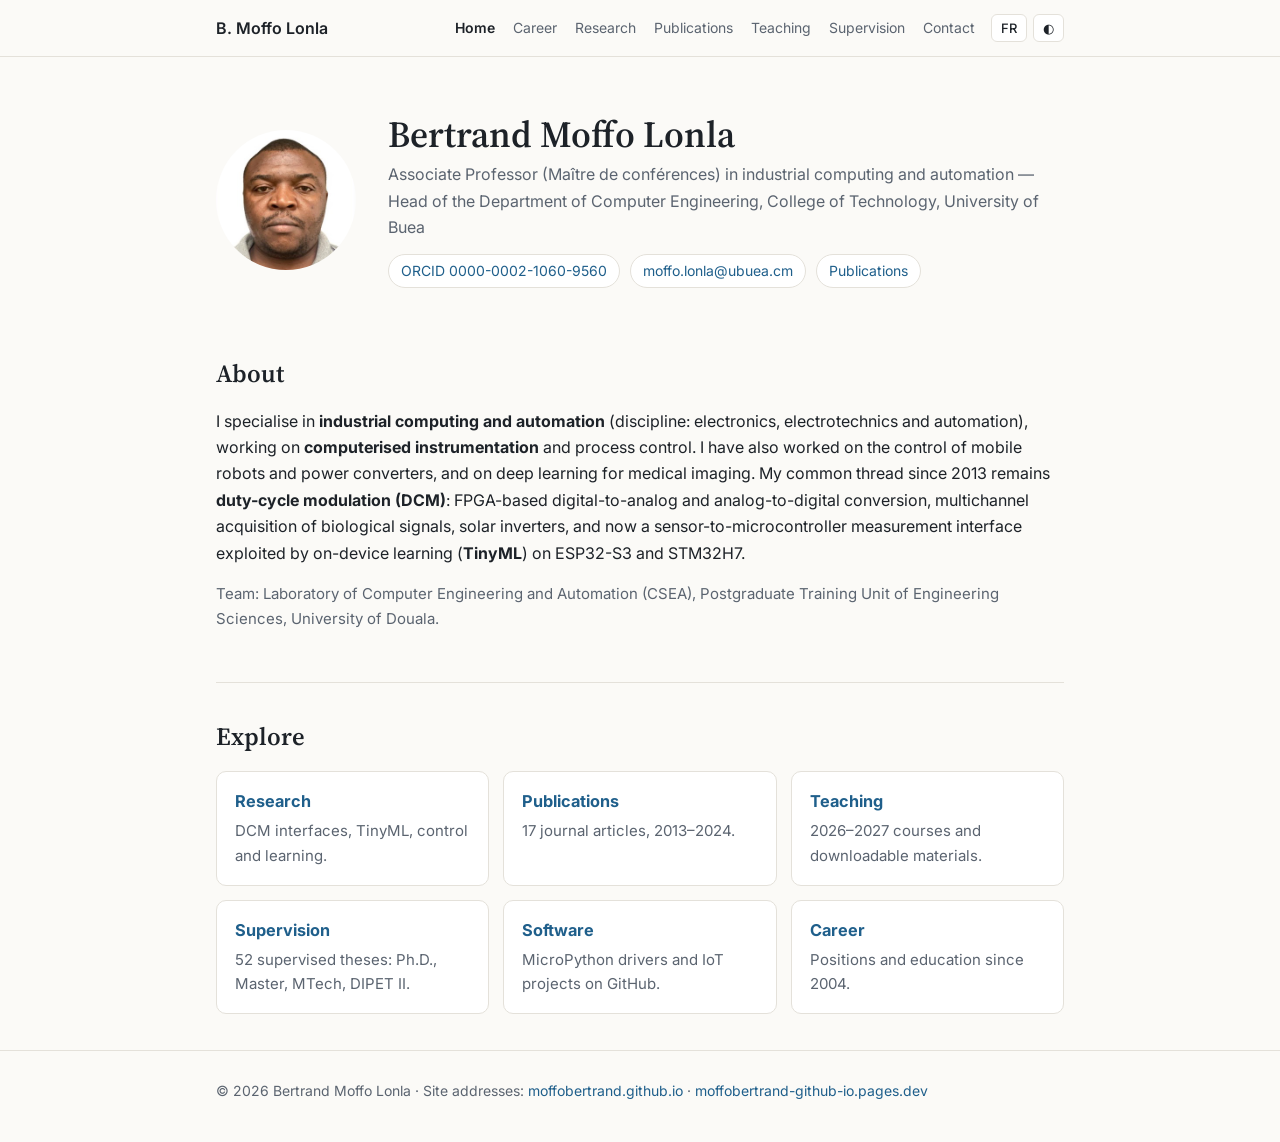
<file: index.html>
<!doctype html>
<html lang="fr">
<head>
<meta charset="utf-8">
<meta name="viewport" content="width=device-width, initial-scale=1">
<title>Bertrand Moffo Lonla</title>
<meta name="description" content="Bertrand Moffo Lonla — maître de conférences en électronique : modulation à rapport cyclique (DCM), instrumentation embarquée, TinyML.">
<link rel="preconnect" href="https://fonts.googleapis.com">
<link rel="preconnect" href="https://fonts.gstatic.com" crossorigin>
<link href="https://fonts.googleapis.com/css2?family=Source+Serif+4:opsz,wght@8..60,400;8..60,600&family=Inter:wght@400;500;600&display=swap" rel="stylesheet">
<link rel="stylesheet" href="style.css?v=8">
<script>try{var l=localStorage.getItem('lang');if(l)document.documentElement.lang=l;var t=localStorage.getItem('theme');if(t)document.documentElement.dataset.theme=t;}catch(e){}</script>
</head>
<body>
<header class="top"><div class="wrap">
  <a class="brand" href="index.html">B. Moffo Lonla</a>
  <nav>
    <a href="index.html" aria-current="page"><span data-l="fr">Accueil</span><span data-l="en">Home</span></a>
    <a href="parcours.html"><span data-l="fr">Parcours</span><span data-l="en">Career</span></a>
    <a href="recherche.html"><span data-l="fr">Recherche</span><span data-l="en">Research</span></a>
    <a href="publications.html">Publications</a>
    <a href="enseignement.html"><span data-l="fr">Enseignement</span><span data-l="en">Teaching</span></a>
    <a href="encadrement.html"><span data-l="fr">Encadrement</span><span data-l="en">Supervision</span></a>
    <a href="contact.html">Contact</a>
  </nav>
  <div class="toggles">
    <button id="langBtn" aria-label="Changer de langue / Switch language">EN</button>
    <button id="themeBtn" aria-label="Thème clair/sombre">◐</button>
  </div>
</div></header>
<div class="mnav">
    <a href="index.html" aria-current="page"><span data-l="fr">Accueil</span><span data-l="en">Home</span></a>
    <a href="parcours.html"><span data-l="fr">Parcours</span><span data-l="en">Career</span></a>
    <a href="recherche.html"><span data-l="fr">Recherche</span><span data-l="en">Research</span></a>
    <a href="publications.html">Publications</a>
    <a href="enseignement.html"><span data-l="fr">Enseignement</span><span data-l="en">Teaching</span></a>
    <a href="encadrement.html"><span data-l="fr">Encadrement</span><span data-l="en">Supervision</span></a>
    <a href="contact.html">Contact</a>
</div>

<main class="wrap">
  <div class="hero">
    <!-- Pour mettre une photo : remplacer « BML » par <img src="photo.jpg" alt="Bertrand Moffo Lonla"> -->
    <div class="avatar"><img src="photo.jpg" alt="Bertrand Moffo Lonla" width="140" height="140"></div>
    <div>
      <h1>Bertrand Moffo Lonla</h1>
      <p class="role">
        <span data-l="fr">Maître de conférences en informatique industrielle et automatique — Chef du Département de génie informatique (Computer Engineering), College of Technology, University of Buea</span>
        <span data-l="en">Associate Professor (Maître de conférences) in industrial computing and automation — Head of the Department of Computer Engineering, College of Technology, University of Buea</span>
      </p>
      <div class="links">
        <a href="https://orcid.org/0000-0002-1060-9560">ORCID 0000-0002-1060-9560</a>
        <a href="mailto:moffo.lonla@ubuea.cm">moffo.lonla@ubuea.cm</a>
        <a href="publications.html">Publications</a>
      </div>
    </div>
  </div>

  <section id="apropos">
    <h2><span data-l="fr">À propos</span><span data-l="en">About</span></h2>
    <p data-l="fr">Spécialiste d'<strong>informatique industrielle et d'automatique</strong> (discipline : électronique, électrotechnique et automatique), je travaille sur l'<strong>instrumentation informatisée</strong> et le contrôle des procédés. J'ai aussi travaillé sur la commande de robots mobiles et de convertisseurs, et sur l'apprentissage profond appliqué à l'imagerie médicale. Mon fil conducteur depuis 2013 reste la <strong>modulation à rapport cyclique (DCM / MRC)</strong> : conversion numérique-analogique et analogique-numérique sur FPGA, acquisition multivoie de signaux biologiques, onduleurs solaires, et aujourd'hui interface de mesure entre capteurs et microcontrôleurs exploitée par l'apprentissage embarqué (<strong>TinyML</strong>) sur ESP32-S3 et STM32H7.</p>
    <p data-l="en">I specialise in <strong>industrial computing and automation</strong> (discipline: electronics, electrotechnics and automation), working on <strong>computerised instrumentation</strong> and process control. I have also worked on the control of mobile robots and power converters, and on deep learning for medical imaging. My common thread since 2013 remains <strong>duty-cycle modulation (DCM)</strong>: FPGA-based digital-to-analog and analog-to-digital conversion, multichannel acquisition of biological signals, solar inverters, and now a sensor-to-microcontroller measurement interface exploited by on-device learning (<strong>TinyML</strong>) on ESP32-S3 and STM32H7.</p>
    <p style="color:var(--muted);font-size:15px">
      <span data-l="fr">Équipe : Laboratoire d'Informatique et d'Automatique (CSEA), Unité de formation doctorale en Sciences de l'ingénieur, Université de Douala.</span>
      <span data-l="en">Team: Laboratory of Computer Engineering and Automation (CSEA), Postgraduate Training Unit of Engineering Sciences, University of Douala.</span>
    </p>
  </section>
  <section id="explorer">
    <h2><span data-l="fr">Explorer</span><span data-l="en">Explore</span></h2>
    <div class="grid">
      <a class="card" href="recherche.html">
        <h3><span data-l="fr">Recherche</span><span data-l="en">Research</span></h3>
        <p data-l="fr">Interfaces DCM, TinyML, commande et apprentissage.</p><p data-l="en">DCM interfaces, TinyML, control and learning.</p>
      </a>
      <a class="card" href="publications.html">
        <h3><span data-l="fr">Publications</span><span data-l="en">Publications</span></h3>
        <p data-l="fr">17 articles publiés de 2013 à 2024.</p><p data-l="en">17 journal articles, 2013–2024.</p>
      </a>
      <a class="card" href="enseignement.html">
        <h3><span data-l="fr">Enseignement</span><span data-l="en">Teaching</span></h3>
        <p data-l="fr">Cours 2026–2027 et supports à télécharger.</p><p data-l="en">2026–2027 courses and downloadable materials.</p>
      </a>
      <a class="card" href="encadrement.html">
        <h3><span data-l="fr">Encadrement</span><span data-l="en">Supervision</span></h3>
        <p data-l="fr">52 travaux encadrés : doctorat, Master 2, MTech, DIPET II.</p><p data-l="en">52 supervised theses: Ph.D., Master, MTech, DIPET II.</p>
      </a>
      <a class="card" href="recherche.html#logiciels">
        <h3><span data-l="fr">Logiciels</span><span data-l="en">Software</span></h3>
        <p data-l="fr">Pilotes MicroPython et projets IoT sur GitHub.</p><p data-l="en">MicroPython drivers and IoT projects on GitHub.</p>
      </a>
      <a class="card" href="parcours.html">
        <h3><span data-l="fr">Parcours</span><span data-l="en">Career</span></h3>
        <p data-l="fr">Postes et formation depuis 2004.</p><p data-l="en">Positions and education since 2004.</p>
      </a>
    </div>
  </section>
</main>

<footer><div class="wrap">© 2026 Bertrand Moffo Lonla · <span data-l="fr">Adresses du site :</span><span data-l="en">Site addresses:</span> <a href="https://moffobertrand.github.io/">moffobertrand.github.io</a> · <a href="https://moffobertrand-github-io.pages.dev/">moffobertrand-github-io.pages.dev</a></div></footer>
<script src="site.js"></script>
</body>
</html>
</file>
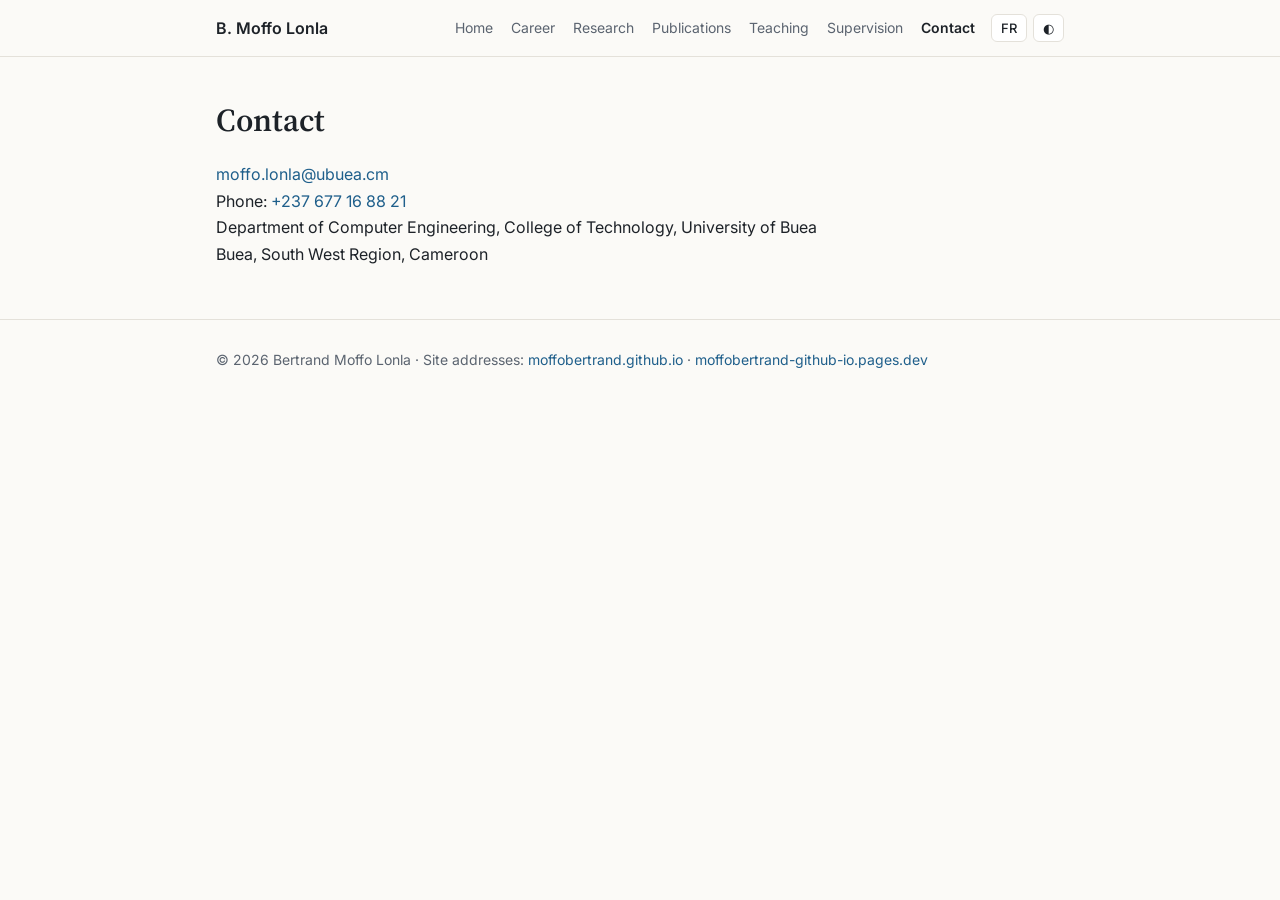
<file: contact.html>
<!doctype html>
<html lang="fr">
<head>
<meta charset="utf-8">
<meta name="viewport" content="width=device-width, initial-scale=1">
<title>Bertrand Moffo Lonla — Contact</title>
<meta name="description" content="Bertrand Moffo Lonla — maître de conférences en électronique : modulation à rapport cyclique (DCM), instrumentation embarquée, TinyML.">
<link rel="preconnect" href="https://fonts.googleapis.com">
<link rel="preconnect" href="https://fonts.gstatic.com" crossorigin>
<link href="https://fonts.googleapis.com/css2?family=Source+Serif+4:opsz,wght@8..60,400;8..60,600&family=Inter:wght@400;500;600&display=swap" rel="stylesheet">
<link rel="stylesheet" href="style.css?v=8">
<script>try{var l=localStorage.getItem('lang');if(l)document.documentElement.lang=l;var t=localStorage.getItem('theme');if(t)document.documentElement.dataset.theme=t;}catch(e){}</script>
</head>
<body>
<header class="top"><div class="wrap">
  <a class="brand" href="index.html">B. Moffo Lonla</a>
  <nav>
    <a href="index.html"><span data-l="fr">Accueil</span><span data-l="en">Home</span></a>
    <a href="parcours.html"><span data-l="fr">Parcours</span><span data-l="en">Career</span></a>
    <a href="recherche.html"><span data-l="fr">Recherche</span><span data-l="en">Research</span></a>
    <a href="publications.html">Publications</a>
    <a href="enseignement.html"><span data-l="fr">Enseignement</span><span data-l="en">Teaching</span></a>
    <a href="encadrement.html"><span data-l="fr">Encadrement</span><span data-l="en">Supervision</span></a>
    <a href="contact.html" aria-current="page">Contact</a>
  </nav>
  <div class="toggles">
    <button id="langBtn" aria-label="Changer de langue / Switch language">EN</button>
    <button id="themeBtn" aria-label="Thème clair/sombre">◐</button>
  </div>
</div></header>
<div class="mnav">
    <a href="index.html"><span data-l="fr">Accueil</span><span data-l="en">Home</span></a>
    <a href="parcours.html"><span data-l="fr">Parcours</span><span data-l="en">Career</span></a>
    <a href="recherche.html"><span data-l="fr">Recherche</span><span data-l="en">Research</span></a>
    <a href="publications.html">Publications</a>
    <a href="enseignement.html"><span data-l="fr">Enseignement</span><span data-l="en">Teaching</span></a>
    <a href="encadrement.html"><span data-l="fr">Encadrement</span><span data-l="en">Supervision</span></a>
    <a href="contact.html" aria-current="page">Contact</a>
</div>

<main class="wrap">
  <section id="contact">
    <h1 class="ptitle">Contact</h1>
    <p><a href="mailto:moffo.lonla@ubuea.cm">moffo.lonla@ubuea.cm</a><br>
    <span data-l="fr">Téléphone :</span><span data-l="en">Phone:</span> <a href="tel:+237677168821">+237 677 16 88 21</a><br>
    <span data-l="fr">Département de génie informatique</span><span data-l="en">Department of Computer Engineering</span>, College of Technology, University of Buea<br>
    Buea, <span data-l="fr">Région du Sud-Ouest, Cameroun</span><span data-l="en">South West Region, Cameroon</span></p>
  </section>
</main>

<footer><div class="wrap">© 2026 Bertrand Moffo Lonla · <span data-l="fr">Adresses du site :</span><span data-l="en">Site addresses:</span> <a href="https://moffobertrand.github.io/">moffobertrand.github.io</a> · <a href="https://moffobertrand-github-io.pages.dev/">moffobertrand-github-io.pages.dev</a></div></footer>
<script src="site.js"></script>
</body>
</html>
</file>
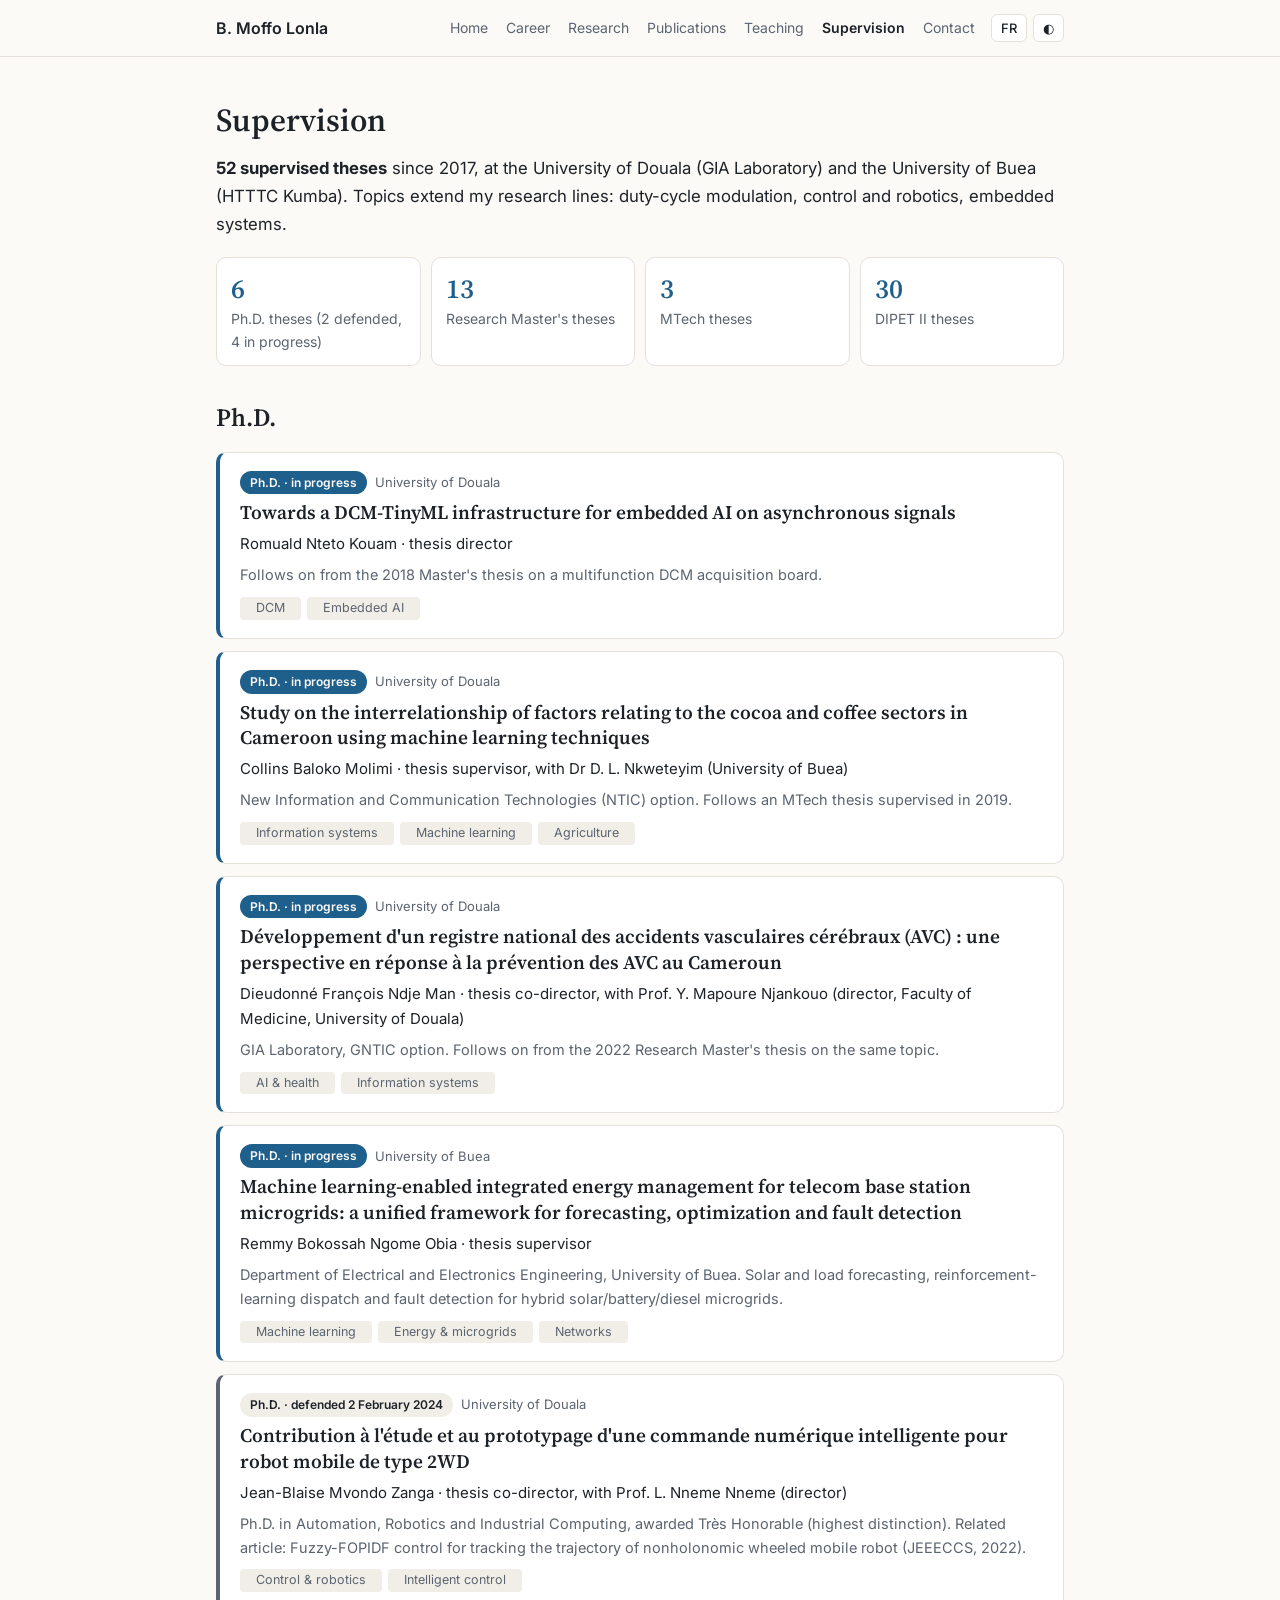
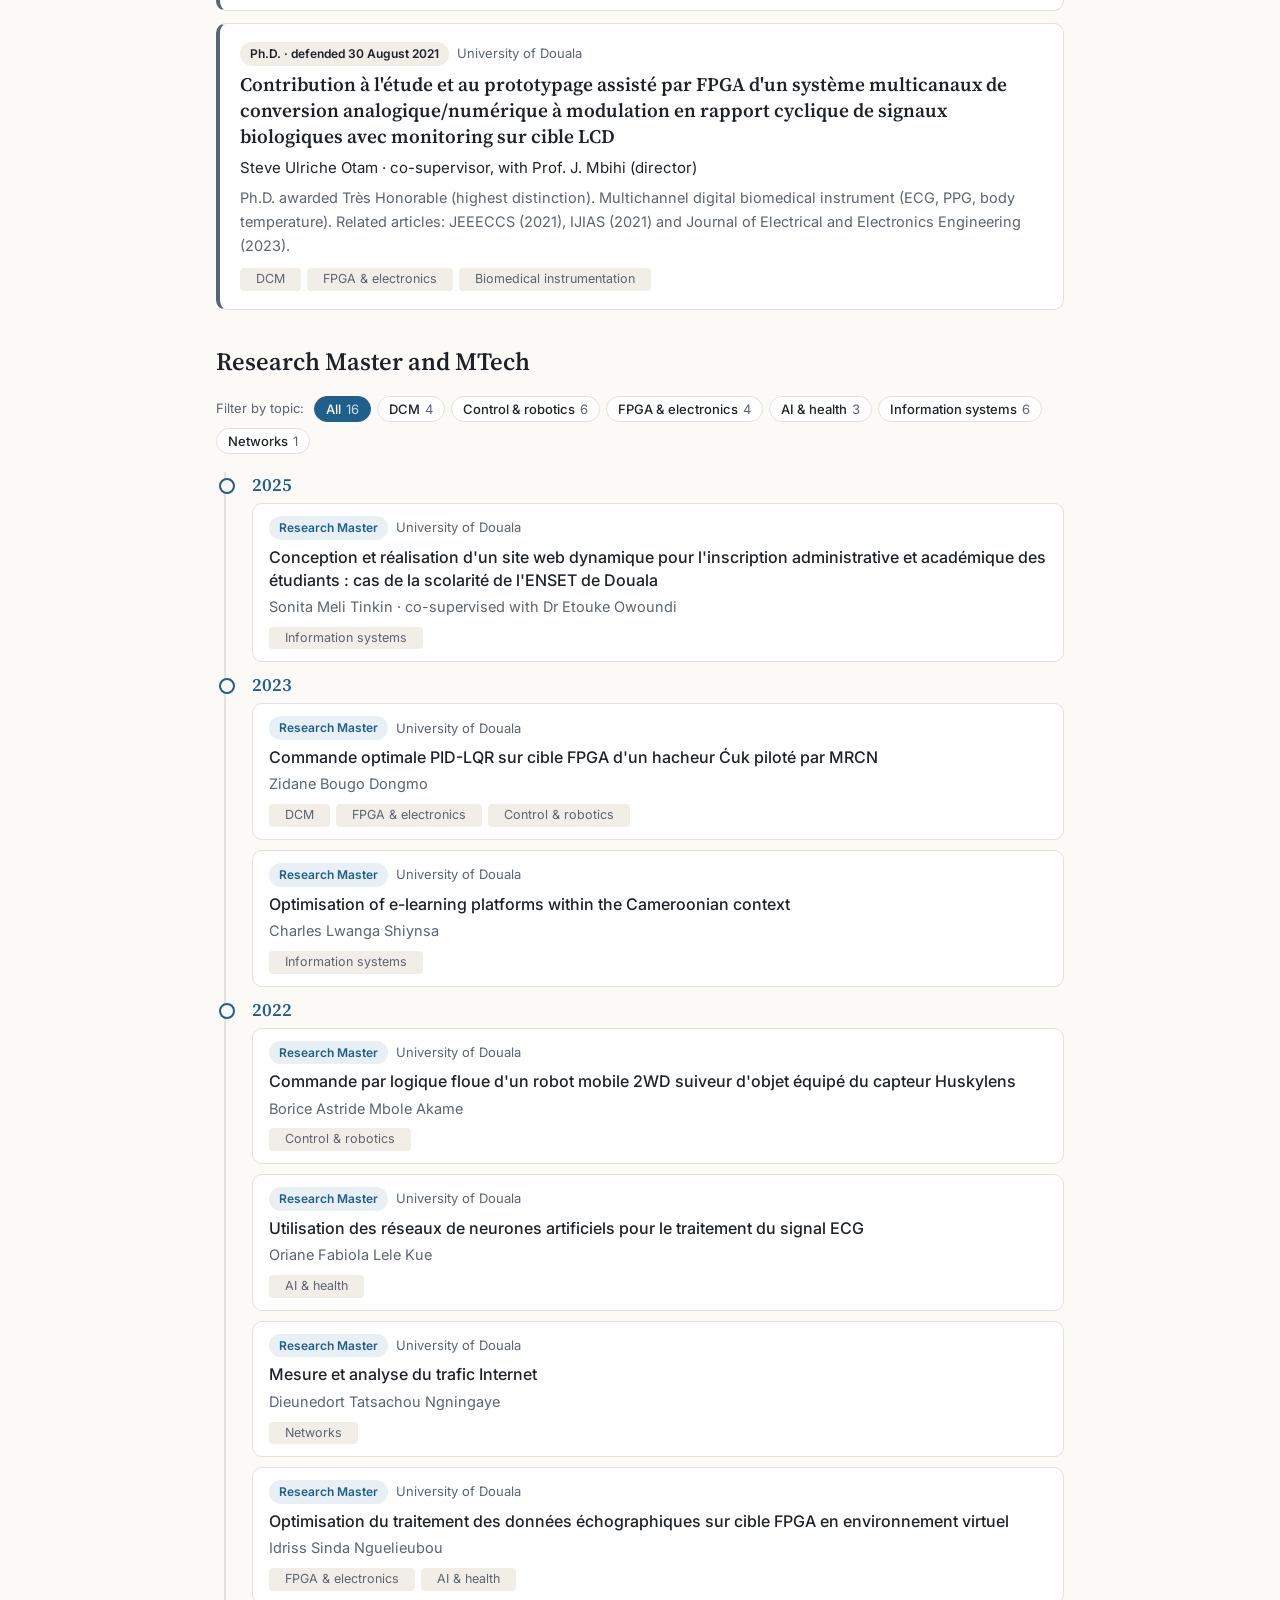
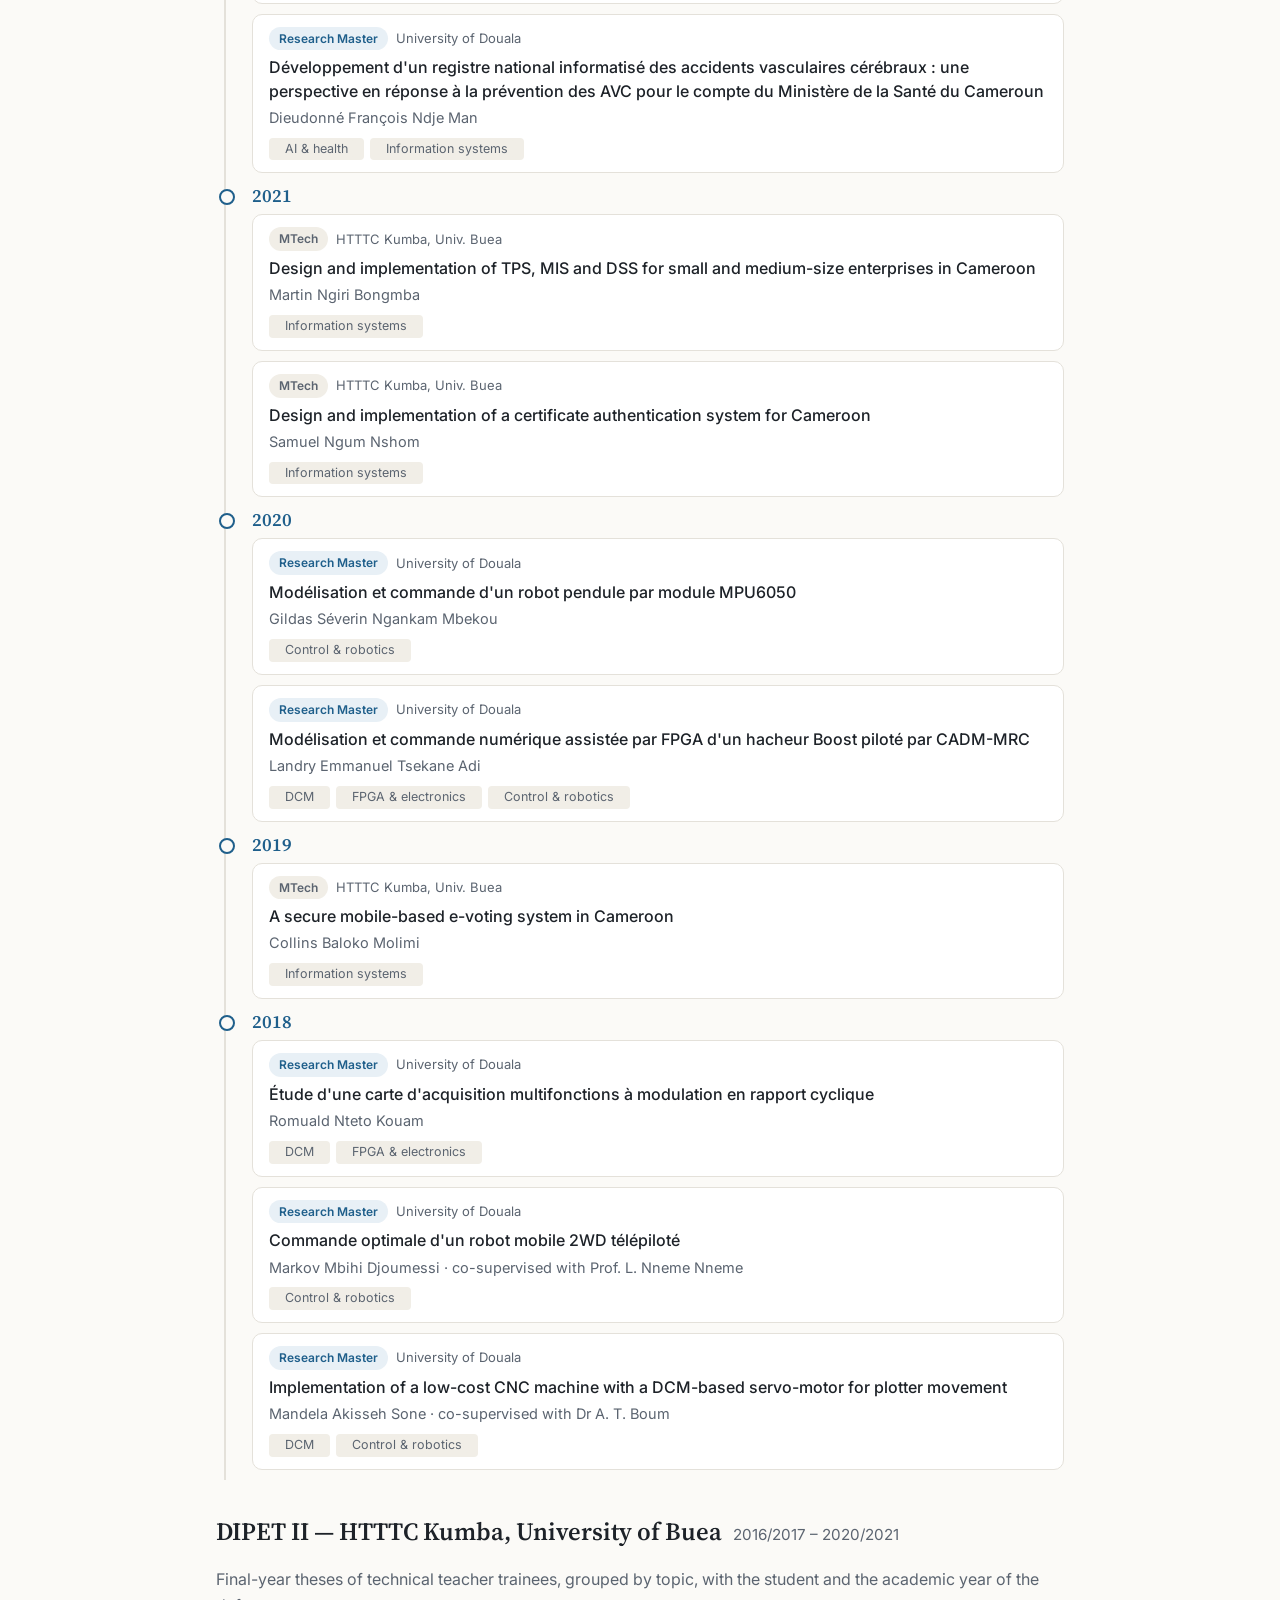
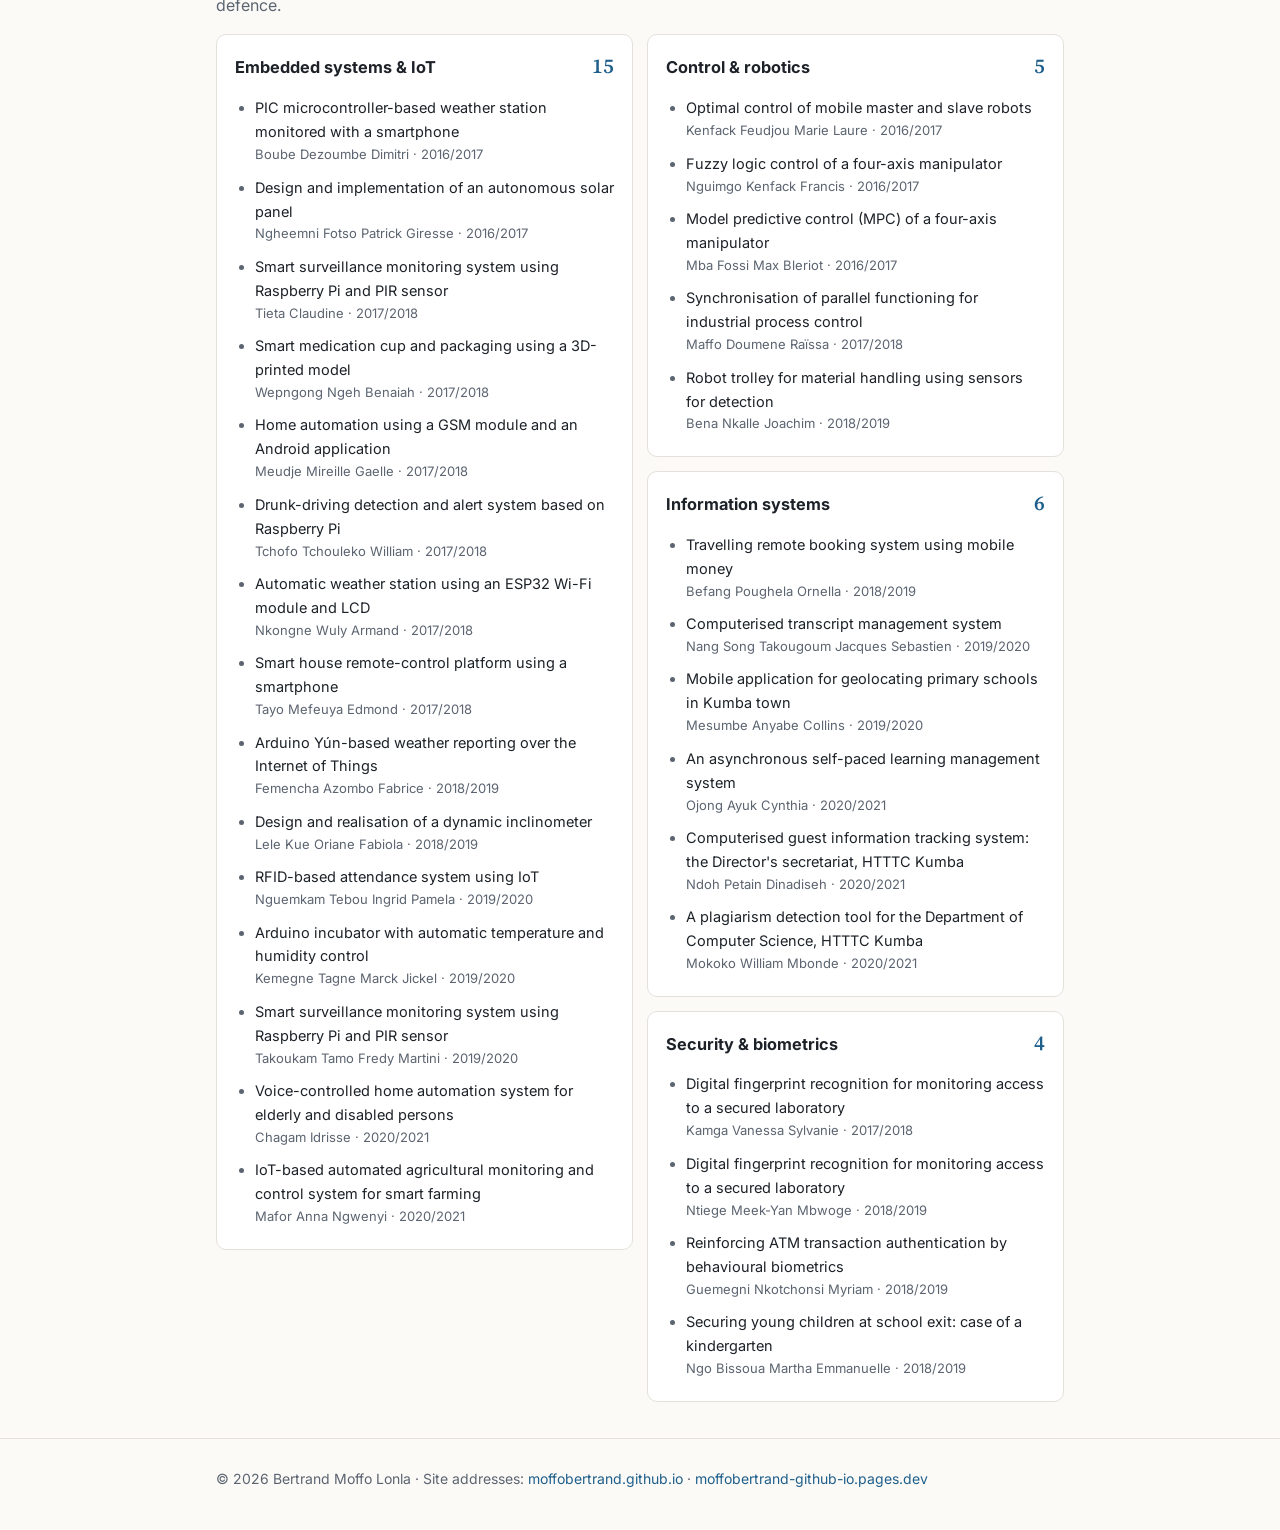
<file: encadrement.html>
<!doctype html>
<html lang="fr">
<head>
<meta charset="utf-8">
<meta name="viewport" content="width=device-width, initial-scale=1">
<title>Bertrand Moffo Lonla — Encadrement / Supervision</title>
<meta name="description" content="Bertrand Moffo Lonla — maître de conférences en électronique : modulation à rapport cyclique (DCM), instrumentation embarquée, TinyML.">
<link rel="preconnect" href="https://fonts.googleapis.com">
<link rel="preconnect" href="https://fonts.gstatic.com" crossorigin>
<link href="https://fonts.googleapis.com/css2?family=Source+Serif+4:opsz,wght@8..60,400;8..60,600&family=Inter:wght@400;500;600&display=swap" rel="stylesheet">
<link rel="stylesheet" href="style.css?v=8">
<script>try{var l=localStorage.getItem('lang');if(l)document.documentElement.lang=l;var t=localStorage.getItem('theme');if(t)document.documentElement.dataset.theme=t;}catch(e){}</script>
</head>
<body>
<header class="top"><div class="wrap">
  <a class="brand" href="index.html">B. Moffo Lonla</a>
  <nav>
    <a href="index.html"><span data-l="fr">Accueil</span><span data-l="en">Home</span></a>
    <a href="parcours.html"><span data-l="fr">Parcours</span><span data-l="en">Career</span></a>
    <a href="recherche.html"><span data-l="fr">Recherche</span><span data-l="en">Research</span></a>
    <a href="publications.html">Publications</a>
    <a href="enseignement.html"><span data-l="fr">Enseignement</span><span data-l="en">Teaching</span></a>
    <a href="encadrement.html" aria-current="page"><span data-l="fr">Encadrement</span><span data-l="en">Supervision</span></a>
    <a href="contact.html">Contact</a>
  </nav>
  <div class="toggles">
    <button id="langBtn" aria-label="Changer de langue / Switch language">EN</button>
    <button id="themeBtn" aria-label="Thème clair/sombre">◐</button>
  </div>
</div></header>
<div class="mnav">
    <a href="index.html"><span data-l="fr">Accueil</span><span data-l="en">Home</span></a>
    <a href="parcours.html"><span data-l="fr">Parcours</span><span data-l="en">Career</span></a>
    <a href="recherche.html"><span data-l="fr">Recherche</span><span data-l="en">Research</span></a>
    <a href="publications.html">Publications</a>
    <a href="enseignement.html"><span data-l="fr">Enseignement</span><span data-l="en">Teaching</span></a>
    <a href="encadrement.html" aria-current="page"><span data-l="fr">Encadrement</span><span data-l="en">Supervision</span></a>
    <a href="contact.html">Contact</a>
</div>

<main class="wrap">
  <section id="encadrement">
    <h1 class="ptitle"><span data-l="fr">Encadrement</span><span data-l="en">Supervision</span></h1>
    <p class="lead"><span data-l="fr"><strong>52 travaux encadrés</strong> depuis 2017, à l'Université de Douala (Laboratoire GIA) et à l'Université de Buea (HTTTC Kumba). Les sujets prolongent mes axes de recherche : modulation en rapport cyclique, commande et robotique, systèmes embarqués.</span><span data-l="en"><strong>52 supervised theses</strong> since 2017, at the University of Douala (GIA Laboratory) and the University of Buea (HTTTC Kumba). Topics extend my research lines: duty-cycle modulation, control and robotics, embedded systems.</span></p>
    <div class="stats">
      <div><b>6</b><span data-l="fr">thèses de doctorat (2 soutenues, 4 en cours)</span><span data-l="en">Ph.D. theses (2 defended, 4 in progress)</span></div>
      <div><b>13</b><span data-l="fr">mémoires de Master 2 Recherche</span><span data-l="en">Research Master's theses</span></div>
      <div><b>3</b><span data-l="fr">mémoires de MTech</span><span data-l="en">MTech theses</span></div>
      <div><b>30</b><span data-l="fr">mémoires de DIPET II</span><span data-l="en">DIPET II theses</span></div>
    </div>

    <h2><span data-l="fr">Doctorat</span><span data-l="en">Ph.D.</span></h2>
    <div class="phd">
    <div class="card feature">
      <div class="meta"><span class="badge b-phd"><span data-l="fr">Doctorat · en cours</span><span data-l="en">Ph.D. · in progress</span></span><span class="inst"><span data-l="fr">Université de Douala</span><span data-l="en">University of Douala</span></span></div>
      <h3><span data-l="fr">Vers une infrastructure DCM-TinyML pour l'IA embarquée sur signaux asynchrones</span><span data-l="en">Towards a DCM-TinyML infrastructure for embedded AI on asynchronous signals</span></h3>
      <p>Romuald Nteto Kouam · <span data-l="fr">directeur de thèse</span><span data-l="en">thesis director</span></p>
      <p class="note"><span data-l="fr">Prolonge son mémoire de Master 2 (2018) sur une carte d'acquisition multifonctions à MRC.</span><span data-l="en">Follows on from the 2018 Master's thesis on a multifunction DCM acquisition board.</span></p>
      <div class="tags"><span class="tag t-dcm"><span data-l="fr">MRC / DCM</span><span data-l="en">DCM</span></span><span class="tag t-health"><span data-l="fr">IA embarquée</span><span data-l="en">Embedded AI</span></span></div>
    </div>
    <div class="card feature">
      <div class="meta"><span class="badge b-phd"><span data-l="fr">Doctorat · en cours</span><span data-l="en">Ph.D. · in progress</span></span><span class="inst"><span data-l="fr">Université de Douala</span><span data-l="en">University of Douala</span></span></div>
      <h3>Study on the interrelationship of factors relating to the cocoa and coffee sectors in Cameroon using machine learning techniques</h3>
      <p>Collins Baloko Molimi · <span data-l="fr">directeur de thèse, avec Dr D. L. Nkweteyim (University of Buea)</span><span data-l="en">thesis supervisor, with Dr D. L. Nkweteyim (University of Buea)</span></p>
      <p class="note"><span data-l="fr">Option Nouvelles technologies de l'information et de la communication (NTIC). Prolonge un mémoire de MTech encadré en 2019.</span><span data-l="en">New Information and Communication Technologies (NTIC) option. Follows an MTech thesis supervised in 2019.</span></p>
      <div class="tags"><span class="tag t-info"><span data-l="fr">Systèmes d'information</span><span data-l="en">Information systems</span></span><span class="tag"><span data-l="fr">Apprentissage automatique</span><span data-l="en">Machine learning</span></span><span class="tag"><span data-l="fr">Agriculture</span><span data-l="en">Agriculture</span></span></div>
    </div>
    <div class="card feature">
      <div class="meta"><span class="badge b-phd"><span data-l="fr">Doctorat · en cours</span><span data-l="en">Ph.D. · in progress</span></span><span class="inst"><span data-l="fr">Université de Douala</span><span data-l="en">University of Douala</span></span></div>
      <h3>Développement d'un registre national des accidents vasculaires cérébraux (AVC) : une perspective en réponse à la prévention des AVC au Cameroun</h3>
      <p>Dieudonné François Ndje Man · <span data-l="fr">co-directeur de thèse, avec Pr Y. Mapoure Njankouo (directeur, FMSP, Université de Douala)</span><span data-l="en">thesis co-director, with Prof. Y. Mapoure Njankouo (director, Faculty of Medicine, University of Douala)</span></p>
      <p class="note"><span data-l="fr">Laboratoire GIA, option GNTIC. Prolonge son mémoire de Master 2 Recherche (2022) sur le même sujet.</span><span data-l="en">GIA Laboratory, GNTIC option. Follows on from the 2022 Research Master's thesis on the same topic.</span></p>
      <div class="tags"><span class="tag t-health"><span data-l="fr">IA &amp; santé</span><span data-l="en">AI &amp; health</span></span><span class="tag t-info"><span data-l="fr">Systèmes d'information</span><span data-l="en">Information systems</span></span></div>
    </div>
    <div class="card feature">
      <div class="meta"><span class="badge b-phd"><span data-l="fr">Doctorat · en cours</span><span data-l="en">Ph.D. · in progress</span></span><span class="inst"><span data-l="fr">Université de Buea</span><span data-l="en">University of Buea</span></span></div>
      <h3>Machine learning-enabled integrated energy management for telecom base station microgrids: a unified framework for forecasting, optimization and fault detection</h3>
      <p>Remmy Bokossah Ngome Obia · <span data-l="fr">directeur de thèse</span><span data-l="en">thesis supervisor</span></p>
      <p class="note"><span data-l="fr">Département de génie électrique et électronique, Université de Buea. Prévision solaire et de charge, répartition optimale par apprentissage par renforcement et détection de défauts pour les micro-réseaux hybrides solaire/batterie/diesel.</span><span data-l="en">Department of Electrical and Electronics Engineering, University of Buea. Solar and load forecasting, reinforcement-learning dispatch and fault detection for hybrid solar/battery/diesel microgrids.</span></p>
      <div class="tags"><span class="tag"><span data-l="fr">Apprentissage automatique</span><span data-l="en">Machine learning</span></span><span class="tag"><span data-l="fr">Énergie &amp; micro-réseaux</span><span data-l="en">Energy &amp; microgrids</span></span><span class="tag t-net"><span data-l="fr">Réseaux</span><span data-l="en">Networks</span></span></div>
    </div>
    <div class="card feature done">
      <div class="meta"><span class="badge b-phd"><span data-l="fr">Doctorat · soutenu le 2 février 2024</span><span data-l="en">Ph.D. · defended 2 February 2024</span></span><span class="inst"><span data-l="fr">Université de Douala</span><span data-l="en">University of Douala</span></span></div>
      <h3>Contribution à l'étude et au prototypage d'une commande numérique intelligente pour robot mobile de type 2WD</h3>
      <p>Jean-Blaise Mvondo Zanga · <span data-l="fr">co-directeur de thèse, avec Pr L. Nneme Nneme (directeur)</span><span data-l="en">thesis co-director, with Prof. L. Nneme Nneme (director)</span></p>
      <p class="note"><span data-l="fr">Doctorat/PhD en Automatique, Robotique et Informatique Industrielle, mention Très Honorable. Article associé : Fuzzy-FOPIDF control for tracking the trajectory of nonholonomic wheeled mobile robot (JEEECCS, 2022).</span><span data-l="en">Ph.D. in Automation, Robotics and Industrial Computing, awarded Très Honorable (highest distinction). Related article: Fuzzy-FOPIDF control for tracking the trajectory of nonholonomic wheeled mobile robot (JEEECCS, 2022).</span></p>
      <div class="tags"><span class="tag t-ctrl"><span data-l="fr">Commande &amp; robotique</span><span data-l="en">Control &amp; robotics</span></span><span class="tag"><span data-l="fr">Commande intelligente</span><span data-l="en">Intelligent control</span></span></div>
    </div>
    <div class="card feature done">
      <div class="meta"><span class="badge b-phd"><span data-l="fr">Doctorat · soutenu le 30 août 2021</span><span data-l="en">Ph.D. · defended 30 August 2021</span></span><span class="inst"><span data-l="fr">Université de Douala</span><span data-l="en">University of Douala</span></span></div>
      <h3>Contribution à l'étude et au prototypage assisté par FPGA d'un système multicanaux de conversion analogique/numérique à modulation en rapport cyclique de signaux biologiques avec monitoring sur cible LCD</h3>
      <p>Steve Ulriche Otam · <span data-l="fr">co-encadreur, avec Pr J. Mbihi (directeur)</span><span data-l="en">co-supervisor, with Prof. J. Mbihi (director)</span></p>
      <p class="note"><span data-l="fr">Doctorat/PhD, mention Très Honorable. Instrument biomédical numérique multicanaux (ECG, PPG, température corporelle). Articles associés : JEEECCS (2021), IJIAS (2021) et Journal of Electrical and Electronics Engineering (2023).</span><span data-l="en">Ph.D. awarded Très Honorable (highest distinction). Multichannel digital biomedical instrument (ECG, PPG, body temperature). Related articles: JEEECCS (2021), IJIAS (2021) and Journal of Electrical and Electronics Engineering (2023).</span></p>
      <div class="tags"><span class="tag t-dcm"><span data-l="fr">MRC / DCM</span><span data-l="en">DCM</span></span><span class="tag t-fpga"><span data-l="fr">FPGA &amp; électronique</span><span data-l="en">FPGA &amp; electronics</span></span><span class="tag"><span data-l="fr">Instrumentation biomédicale</span><span data-l="en">Biomedical instrumentation</span></span></div>
    </div>
    </div>

    <h2><span data-l="fr">Master 2 Recherche et MTech</span><span data-l="en">Research Master and MTech</span></h2>
    <div class="chips" role="group" aria-label="Filtrer par thème">
      <span class="chips-label"><span data-l="fr">Filtrer par thème :</span><span data-l="en">Filter by topic:</span></span>
      <button class="chip" aria-pressed="true" data-f="all"><span data-l="fr">Tous</span><span data-l="en">All</span> <span class="n">16</span></button><button class="chip" aria-pressed="false" data-f="dcm"><span data-l="fr">MRC / DCM</span><span data-l="en">DCM</span> <span class="n">4</span></button><button class="chip" aria-pressed="false" data-f="ctrl"><span data-l="fr">Commande &amp; robotique</span><span data-l="en">Control &amp; robotics</span> <span class="n">6</span></button><button class="chip" aria-pressed="false" data-f="fpga"><span data-l="fr">FPGA &amp; électronique</span><span data-l="en">FPGA &amp; electronics</span> <span class="n">4</span></button><button class="chip" aria-pressed="false" data-f="health"><span data-l="fr">IA &amp; santé</span><span data-l="en">AI &amp; health</span> <span class="n">3</span></button><button class="chip" aria-pressed="false" data-f="info"><span data-l="fr">Systèmes d'information</span><span data-l="en">Information systems</span> <span class="n">6</span></button><button class="chip" aria-pressed="false" data-f="net"><span data-l="fr">Réseaux</span><span data-l="en">Networks</span> <span class="n">1</span></button>
    </div>
    <div class="timeline" id="timeline">
      <div class="tl-year" data-year="2025">
        <div class="yr-label">2025</div>
        <ol class="entries">
        <li class="entry" data-themes="info">
          <div class="meta"><span class="badge b-m2"><span data-l="fr">Master 2 Recherche</span><span data-l="en">Research Master</span></span><span class="inst"><span data-l="fr">Université de Douala</span><span data-l="en">University of Douala</span></span></div>
          <div class="ti">Conception et réalisation d'un site web dynamique pour l'inscription administrative et académique des étudiants : cas de la scolarité de l'ENSET de Douala</div>
          <div class="who">Sonita Meli Tinkin · <span data-l="fr">co-encadrement : Dr Etouke Owoundi</span><span data-l="en">co-supervised with Dr Etouke Owoundi</span></div>
          <div class="tags"><span class="tag t-info"><span data-l="fr">Systèmes d'information</span><span data-l="en">Information systems</span></span></div>
        </li>
        </ol>
      </div>
      <div class="tl-year" data-year="2023">
        <div class="yr-label">2023</div>
        <ol class="entries">
        <li class="entry" data-themes="dcm fpga ctrl">
          <div class="meta"><span class="badge b-m2"><span data-l="fr">Master 2 Recherche</span><span data-l="en">Research Master</span></span><span class="inst"><span data-l="fr">Université de Douala</span><span data-l="en">University of Douala</span></span></div>
          <div class="ti">Commande optimale PID-LQR sur cible FPGA d'un hacheur Ćuk piloté par MRCN</div>
          <div class="who">Zidane Bougo Dongmo</div>
          <div class="tags"><span class="tag t-dcm"><span data-l="fr">MRC / DCM</span><span data-l="en">DCM</span></span><span class="tag t-fpga"><span data-l="fr">FPGA &amp; électronique</span><span data-l="en">FPGA &amp; electronics</span></span><span class="tag t-ctrl"><span data-l="fr">Commande &amp; robotique</span><span data-l="en">Control &amp; robotics</span></span></div>
        </li>
        <li class="entry" data-themes="info">
          <div class="meta"><span class="badge b-m2"><span data-l="fr">Master 2 Recherche</span><span data-l="en">Research Master</span></span><span class="inst"><span data-l="fr">Université de Douala</span><span data-l="en">University of Douala</span></span></div>
          <div class="ti">Optimisation of e-learning platforms within the Cameroonian context</div>
          <div class="who">Charles Lwanga Shiynsa</div>
          <div class="tags"><span class="tag t-info"><span data-l="fr">Systèmes d'information</span><span data-l="en">Information systems</span></span></div>
        </li>
        </ol>
      </div>
      <div class="tl-year" data-year="2022">
        <div class="yr-label">2022</div>
        <ol class="entries">
        <li class="entry" data-themes="ctrl">
          <div class="meta"><span class="badge b-m2"><span data-l="fr">Master 2 Recherche</span><span data-l="en">Research Master</span></span><span class="inst"><span data-l="fr">Université de Douala</span><span data-l="en">University of Douala</span></span></div>
          <div class="ti">Commande par logique floue d'un robot mobile 2WD suiveur d'objet équipé du capteur Huskylens</div>
          <div class="who">Borice Astride Mbole Akame</div>
          <div class="tags"><span class="tag t-ctrl"><span data-l="fr">Commande &amp; robotique</span><span data-l="en">Control &amp; robotics</span></span></div>
        </li>
        <li class="entry" data-themes="health">
          <div class="meta"><span class="badge b-m2"><span data-l="fr">Master 2 Recherche</span><span data-l="en">Research Master</span></span><span class="inst"><span data-l="fr">Université de Douala</span><span data-l="en">University of Douala</span></span></div>
          <div class="ti">Utilisation des réseaux de neurones artificiels pour le traitement du signal ECG</div>
          <div class="who">Oriane Fabiola Lele Kue</div>
          <div class="tags"><span class="tag t-health"><span data-l="fr">IA &amp; santé</span><span data-l="en">AI &amp; health</span></span></div>
        </li>
        <li class="entry" data-themes="net">
          <div class="meta"><span class="badge b-m2"><span data-l="fr">Master 2 Recherche</span><span data-l="en">Research Master</span></span><span class="inst"><span data-l="fr">Université de Douala</span><span data-l="en">University of Douala</span></span></div>
          <div class="ti">Mesure et analyse du trafic Internet</div>
          <div class="who">Dieunedort Tatsachou Ngningaye</div>
          <div class="tags"><span class="tag t-net"><span data-l="fr">Réseaux</span><span data-l="en">Networks</span></span></div>
        </li>
        <li class="entry" data-themes="fpga health">
          <div class="meta"><span class="badge b-m2"><span data-l="fr">Master 2 Recherche</span><span data-l="en">Research Master</span></span><span class="inst"><span data-l="fr">Université de Douala</span><span data-l="en">University of Douala</span></span></div>
          <div class="ti">Optimisation du traitement des données échographiques sur cible FPGA en environnement virtuel</div>
          <div class="who">Idriss Sinda Nguelieubou</div>
          <div class="tags"><span class="tag t-fpga"><span data-l="fr">FPGA &amp; électronique</span><span data-l="en">FPGA &amp; electronics</span></span><span class="tag t-health"><span data-l="fr">IA &amp; santé</span><span data-l="en">AI &amp; health</span></span></div>
        </li>
        <li class="entry" data-themes="health info">
          <div class="meta"><span class="badge b-m2"><span data-l="fr">Master 2 Recherche</span><span data-l="en">Research Master</span></span><span class="inst"><span data-l="fr">Université de Douala</span><span data-l="en">University of Douala</span></span></div>
          <div class="ti">Développement d'un registre national informatisé des accidents vasculaires cérébraux : une perspective en réponse à la prévention des AVC pour le compte du Ministère de la Santé du Cameroun</div>
          <div class="who">Dieudonné François Ndje Man</div>
          <div class="tags"><span class="tag t-health"><span data-l="fr">IA &amp; santé</span><span data-l="en">AI &amp; health</span></span><span class="tag t-info"><span data-l="fr">Systèmes d'information</span><span data-l="en">Information systems</span></span></div>
        </li>
        </ol>
      </div>
      <div class="tl-year" data-year="2021">
        <div class="yr-label">2021</div>
        <ol class="entries">
        <li class="entry" data-themes="info">
          <div class="meta"><span class="badge b-mt"><span data-l="fr">MTech</span><span data-l="en">MTech</span></span><span class="inst"><span data-l="fr">HTTTC Kumba, Univ. Buea</span><span data-l="en">HTTTC Kumba, Univ. Buea</span></span></div>
          <div class="ti">Design and implementation of TPS, MIS and DSS for small and medium-size enterprises in Cameroon</div>
          <div class="who">Martin Ngiri Bongmba</div>
          <div class="tags"><span class="tag t-info"><span data-l="fr">Systèmes d'information</span><span data-l="en">Information systems</span></span></div>
        </li>
        <li class="entry" data-themes="info">
          <div class="meta"><span class="badge b-mt"><span data-l="fr">MTech</span><span data-l="en">MTech</span></span><span class="inst"><span data-l="fr">HTTTC Kumba, Univ. Buea</span><span data-l="en">HTTTC Kumba, Univ. Buea</span></span></div>
          <div class="ti">Design and implementation of a certificate authentication system for Cameroon</div>
          <div class="who">Samuel Ngum Nshom</div>
          <div class="tags"><span class="tag t-info"><span data-l="fr">Systèmes d'information</span><span data-l="en">Information systems</span></span></div>
        </li>
        </ol>
      </div>
      <div class="tl-year" data-year="2020">
        <div class="yr-label">2020</div>
        <ol class="entries">
        <li class="entry" data-themes="ctrl">
          <div class="meta"><span class="badge b-m2"><span data-l="fr">Master 2 Recherche</span><span data-l="en">Research Master</span></span><span class="inst"><span data-l="fr">Université de Douala</span><span data-l="en">University of Douala</span></span></div>
          <div class="ti">Modélisation et commande d'un robot pendule par module MPU6050</div>
          <div class="who">Gildas Séverin Ngankam Mbekou</div>
          <div class="tags"><span class="tag t-ctrl"><span data-l="fr">Commande &amp; robotique</span><span data-l="en">Control &amp; robotics</span></span></div>
        </li>
        <li class="entry" data-themes="dcm fpga ctrl">
          <div class="meta"><span class="badge b-m2"><span data-l="fr">Master 2 Recherche</span><span data-l="en">Research Master</span></span><span class="inst"><span data-l="fr">Université de Douala</span><span data-l="en">University of Douala</span></span></div>
          <div class="ti">Modélisation et commande numérique assistée par FPGA d'un hacheur Boost piloté par CADM-MRC</div>
          <div class="who">Landry Emmanuel Tsekane Adi</div>
          <div class="tags"><span class="tag t-dcm"><span data-l="fr">MRC / DCM</span><span data-l="en">DCM</span></span><span class="tag t-fpga"><span data-l="fr">FPGA &amp; électronique</span><span data-l="en">FPGA &amp; electronics</span></span><span class="tag t-ctrl"><span data-l="fr">Commande &amp; robotique</span><span data-l="en">Control &amp; robotics</span></span></div>
        </li>
        </ol>
      </div>
      <div class="tl-year" data-year="2019">
        <div class="yr-label">2019</div>
        <ol class="entries">
        <li class="entry" data-themes="info">
          <div class="meta"><span class="badge b-mt"><span data-l="fr">MTech</span><span data-l="en">MTech</span></span><span class="inst"><span data-l="fr">HTTTC Kumba, Univ. Buea</span><span data-l="en">HTTTC Kumba, Univ. Buea</span></span></div>
          <div class="ti">A secure mobile-based e-voting system in Cameroon</div>
          <div class="who">Collins Baloko Molimi</div>
          <div class="tags"><span class="tag t-info"><span data-l="fr">Systèmes d'information</span><span data-l="en">Information systems</span></span></div>
        </li>
        </ol>
      </div>
      <div class="tl-year" data-year="2018">
        <div class="yr-label">2018</div>
        <ol class="entries">
        <li class="entry" data-themes="dcm fpga">
          <div class="meta"><span class="badge b-m2"><span data-l="fr">Master 2 Recherche</span><span data-l="en">Research Master</span></span><span class="inst"><span data-l="fr">Université de Douala</span><span data-l="en">University of Douala</span></span></div>
          <div class="ti">Étude d'une carte d'acquisition multifonctions à modulation en rapport cyclique</div>
          <div class="who">Romuald Nteto Kouam</div>
          <div class="tags"><span class="tag t-dcm"><span data-l="fr">MRC / DCM</span><span data-l="en">DCM</span></span><span class="tag t-fpga"><span data-l="fr">FPGA &amp; électronique</span><span data-l="en">FPGA &amp; electronics</span></span></div>
        </li>
        <li class="entry" data-themes="ctrl">
          <div class="meta"><span class="badge b-m2"><span data-l="fr">Master 2 Recherche</span><span data-l="en">Research Master</span></span><span class="inst"><span data-l="fr">Université de Douala</span><span data-l="en">University of Douala</span></span></div>
          <div class="ti">Commande optimale d'un robot mobile 2WD télépiloté</div>
          <div class="who">Markov Mbihi Djoumessi · <span data-l="fr">co-encadrement : Pr L. Nneme Nneme</span><span data-l="en">co-supervised with Prof. L. Nneme Nneme</span></div>
          <div class="tags"><span class="tag t-ctrl"><span data-l="fr">Commande &amp; robotique</span><span data-l="en">Control &amp; robotics</span></span></div>
        </li>
        <li class="entry" data-themes="dcm ctrl">
          <div class="meta"><span class="badge b-m2"><span data-l="fr">Master 2 Recherche</span><span data-l="en">Research Master</span></span><span class="inst"><span data-l="fr">Université de Douala</span><span data-l="en">University of Douala</span></span></div>
          <div class="ti">Implementation of a low-cost CNC machine with a DCM-based servo-motor for plotter movement</div>
          <div class="who">Mandela Akisseh Sone · <span data-l="fr">co-encadrement : Dr A. T. Boum</span><span data-l="en">co-supervised with Dr A. T. Boum</span></div>
          <div class="tags"><span class="tag t-dcm"><span data-l="fr">MRC / DCM</span><span data-l="en">DCM</span></span><span class="tag t-ctrl"><span data-l="fr">Commande &amp; robotique</span><span data-l="en">Control &amp; robotics</span></span></div>
        </li>
        </ol>
      </div>
    </div>

    <h2>DIPET II — HTTTC Kumba, University of Buea <span class="h-sub">2016/2017 – 2020/2021</span></h2>
    <p class="muted"><span data-l="fr">Mémoires de fin de formation des professeurs de l'enseignement technique, regroupés par thème, avec l'étudiant et l'année académique de soutenance.</span><span data-l="en">Final-year theses of technical teacher trainees, grouped by topic, with the student and the academic year of the defence.</span></p>
    <div class="dgrid">
      <div class="dcol">
      <div class="card dcard">
        <h3><span data-l="fr">Systèmes embarqués &amp; IoT</span><span data-l="en">Embedded systems &amp; IoT</span> <span class="n">15</span></h3>
        <ul class="topics">
          <li><span class="dt">PIC microcontroller-based weather station monitored with a smartphone</span><span class="dm">Boube Dezoumbe Dimitri · 2016/2017</span></li>
          <li><span class="dt">Design and implementation of an autonomous solar panel</span><span class="dm">Ngheemni Fotso Patrick Giresse · 2016/2017</span></li>
          <li><span class="dt">Smart surveillance monitoring system using Raspberry Pi and PIR sensor</span><span class="dm">Tieta Claudine · 2017/2018</span></li>
          <li><span class="dt">Smart medication cup and packaging using a 3D-printed model</span><span class="dm">Wepngong Ngeh Benaiah · 2017/2018</span></li>
          <li><span class="dt">Home automation using a GSM module and an Android application</span><span class="dm">Meudje Mireille Gaelle · 2017/2018</span></li>
          <li><span class="dt">Drunk-driving detection and alert system based on Raspberry Pi</span><span class="dm">Tchofo Tchouleko William · 2017/2018</span></li>
          <li><span class="dt">Automatic weather station using an ESP32 Wi-Fi module and LCD</span><span class="dm">Nkongne Wuly Armand · 2017/2018</span></li>
          <li><span class="dt">Smart house remote-control platform using a smartphone</span><span class="dm">Tayo Mefeuya Edmond · 2017/2018</span></li>
          <li><span class="dt">Arduino Yún-based weather reporting over the Internet of Things</span><span class="dm">Femencha Azombo Fabrice · 2018/2019</span></li>
          <li><span class="dt">Design and realisation of a dynamic inclinometer</span><span class="dm">Lele Kue Oriane Fabiola · 2018/2019</span></li>
          <li><span class="dt">RFID-based attendance system using IoT</span><span class="dm">Nguemkam Tebou Ingrid Pamela · 2019/2020</span></li>
          <li><span class="dt">Arduino incubator with automatic temperature and humidity control</span><span class="dm">Kemegne Tagne Marck Jickel · 2019/2020</span></li>
          <li><span class="dt">Smart surveillance monitoring system using Raspberry Pi and PIR sensor</span><span class="dm">Takoukam Tamo Fredy Martini · 2019/2020</span></li>
          <li><span class="dt">Voice-controlled home automation system for elderly and disabled persons</span><span class="dm">Chagam Idrisse · 2020/2021</span></li>
          <li><span class="dt">IoT-based automated agricultural monitoring and control system for smart farming</span><span class="dm">Mafor Anna Ngwenyi · 2020/2021</span></li>
        </ul>
      </div>
      </div>
      <div class="dcol">
      <div class="card dcard">
        <h3><span data-l="fr">Commande &amp; robotique</span><span data-l="en">Control &amp; robotics</span> <span class="n">5</span></h3>
        <ul class="topics">
          <li><span class="dt">Optimal control of mobile master and slave robots</span><span class="dm">Kenfack Feudjou Marie Laure · 2016/2017</span></li>
          <li><span class="dt">Fuzzy logic control of a four-axis manipulator</span><span class="dm">Nguimgo Kenfack Francis · 2016/2017</span></li>
          <li><span class="dt">Model predictive control (MPC) of a four-axis manipulator</span><span class="dm">Mba Fossi Max Bleriot · 2016/2017</span></li>
          <li><span class="dt">Synchronisation of parallel functioning for industrial process control</span><span class="dm">Maffo Doumene Raïssa · 2017/2018</span></li>
          <li><span class="dt">Robot trolley for material handling using sensors for detection</span><span class="dm">Bena Nkalle Joachim · 2018/2019</span></li>
        </ul>
      </div>
      <div class="card dcard">
        <h3><span data-l="fr">Systèmes d'information</span><span data-l="en">Information systems</span> <span class="n">6</span></h3>
        <ul class="topics">
          <li><span class="dt">Travelling remote booking system using mobile money</span><span class="dm">Befang Poughela Ornella · 2018/2019</span></li>
          <li><span class="dt">Computerised transcript management system</span><span class="dm">Nang Song Takougoum Jacques Sebastien · 2019/2020</span></li>
          <li><span class="dt">Mobile application for geolocating primary schools in Kumba town</span><span class="dm">Mesumbe Anyabe Collins · 2019/2020</span></li>
          <li><span class="dt">An asynchronous self-paced learning management system</span><span class="dm">Ojong Ayuk Cynthia · 2020/2021</span></li>
          <li><span class="dt">Computerised guest information tracking system: the Director's secretariat, HTTTC Kumba</span><span class="dm">Ndoh Petain Dinadiseh · 2020/2021</span></li>
          <li><span class="dt">A plagiarism detection tool for the Department of Computer Science, HTTTC Kumba</span><span class="dm">Mokoko William Mbonde · 2020/2021</span></li>
        </ul>
      </div>
      <div class="card dcard">
        <h3><span data-l="fr">Sécurité &amp; biométrie</span><span data-l="en">Security &amp; biometrics</span> <span class="n">4</span></h3>
        <ul class="topics">
          <li><span class="dt">Digital fingerprint recognition for monitoring access to a secured laboratory</span><span class="dm">Kamga Vanessa Sylvanie · 2017/2018</span></li>
          <li><span class="dt">Digital fingerprint recognition for monitoring access to a secured laboratory</span><span class="dm">Ntiege Meek-Yan Mbwoge · 2018/2019</span></li>
          <li><span class="dt">Reinforcing ATM transaction authentication by behavioural biometrics</span><span class="dm">Guemegni Nkotchonsi Myriam · 2018/2019</span></li>
          <li><span class="dt">Securing young children at school exit: case of a kindergarten</span><span class="dm">Ngo Bissoua Martha Emmanuelle · 2018/2019</span></li>
        </ul>
      </div>
      </div>
    </div>
  </section>

<script>
(function(){
  var chips=document.querySelectorAll('.chip'), entries=document.querySelectorAll('#timeline .entry'), years=document.querySelectorAll('#timeline .tl-year');
  chips.forEach(function(c){ c.addEventListener('click', function(){
    var f=c.dataset.f;
    chips.forEach(function(o){ o.setAttribute('aria-pressed', o===c ? 'true' : 'false'); });
    entries.forEach(function(e){ e.hidden = !(f==='all' || e.dataset.themes.split(' ').indexOf(f)>=0); });
    years.forEach(function(y){ y.hidden = !y.querySelector('.entry:not([hidden])'); });
  }); });
})();
</script>
</main>

<footer><div class="wrap">© 2026 Bertrand Moffo Lonla · <span data-l="fr">Adresses du site :</span><span data-l="en">Site addresses:</span> <a href="https://moffobertrand.github.io/">moffobertrand.github.io</a> · <a href="https://moffobertrand-github-io.pages.dev/">moffobertrand-github-io.pages.dev</a></div></footer>
<script src="site.js"></script>
</body>
</html>
</file>
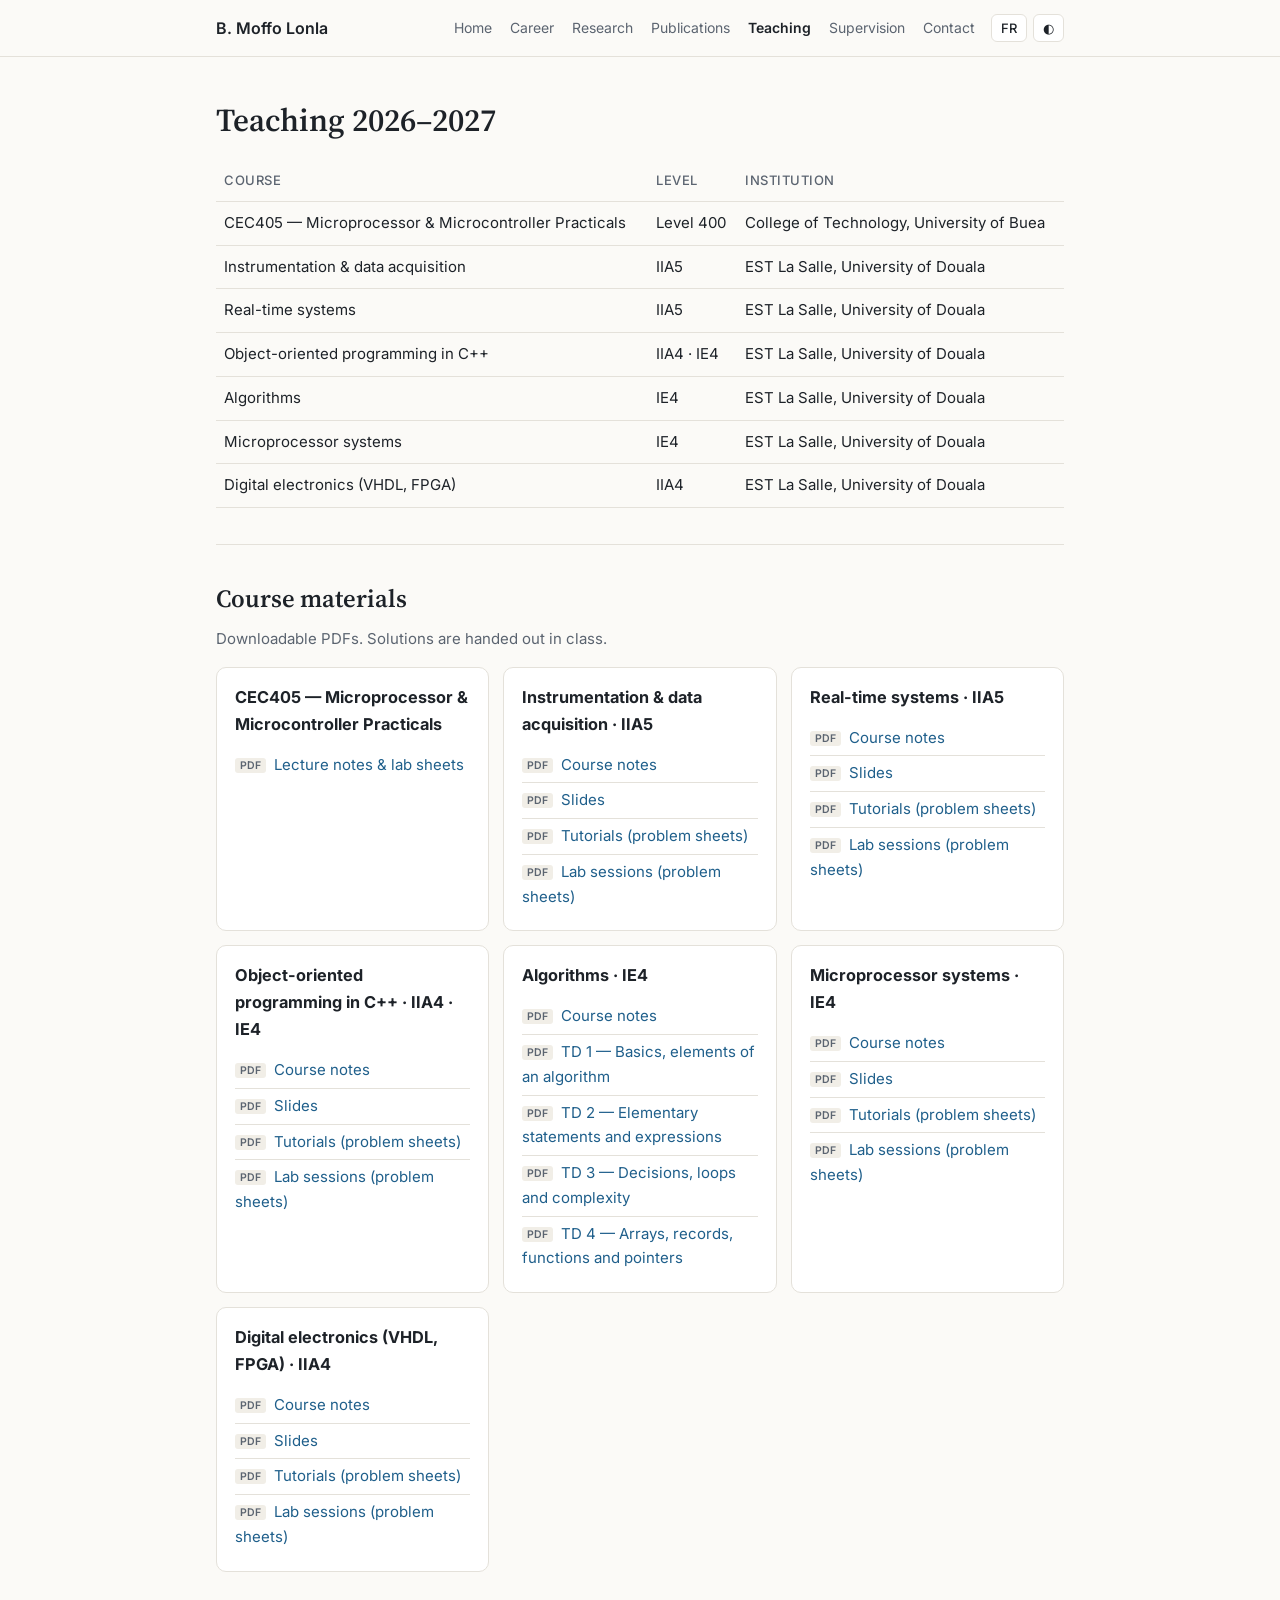
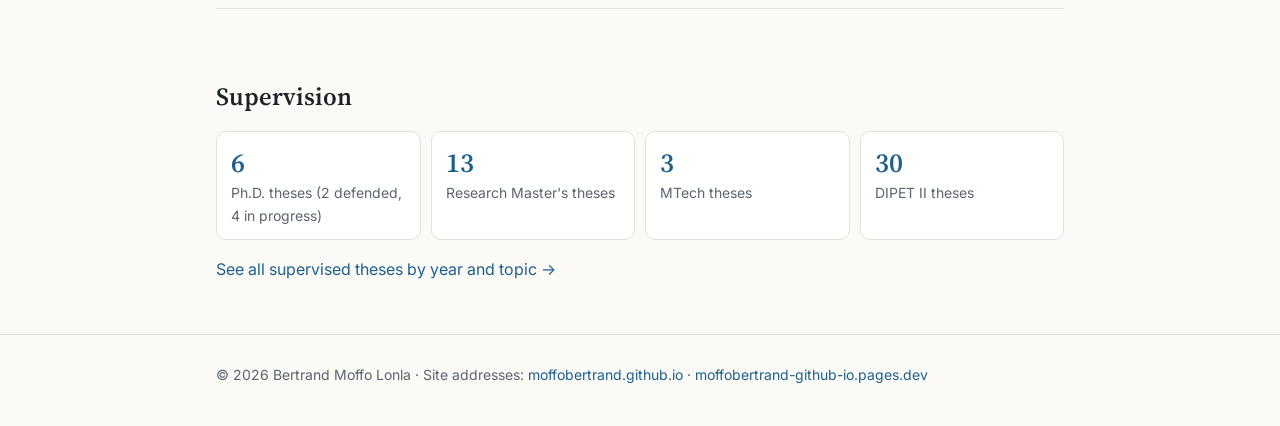
<file: enseignement.html>
<!doctype html>
<html lang="fr">
<head>
<meta charset="utf-8">
<meta name="viewport" content="width=device-width, initial-scale=1">
<title>Bertrand Moffo Lonla — Enseignement / Teaching</title>
<meta name="description" content="Bertrand Moffo Lonla — maître de conférences en électronique : modulation à rapport cyclique (DCM), instrumentation embarquée, TinyML.">
<link rel="preconnect" href="https://fonts.googleapis.com">
<link rel="preconnect" href="https://fonts.gstatic.com" crossorigin>
<link href="https://fonts.googleapis.com/css2?family=Source+Serif+4:opsz,wght@8..60,400;8..60,600&family=Inter:wght@400;500;600&display=swap" rel="stylesheet">
<link rel="stylesheet" href="style.css?v=8">
<script>try{var l=localStorage.getItem('lang');if(l)document.documentElement.lang=l;var t=localStorage.getItem('theme');if(t)document.documentElement.dataset.theme=t;}catch(e){}</script>
</head>
<body>
<header class="top"><div class="wrap">
  <a class="brand" href="index.html">B. Moffo Lonla</a>
  <nav>
    <a href="index.html"><span data-l="fr">Accueil</span><span data-l="en">Home</span></a>
    <a href="parcours.html"><span data-l="fr">Parcours</span><span data-l="en">Career</span></a>
    <a href="recherche.html"><span data-l="fr">Recherche</span><span data-l="en">Research</span></a>
    <a href="publications.html">Publications</a>
    <a href="enseignement.html" aria-current="page"><span data-l="fr">Enseignement</span><span data-l="en">Teaching</span></a>
    <a href="encadrement.html"><span data-l="fr">Encadrement</span><span data-l="en">Supervision</span></a>
    <a href="contact.html">Contact</a>
  </nav>
  <div class="toggles">
    <button id="langBtn" aria-label="Changer de langue / Switch language">EN</button>
    <button id="themeBtn" aria-label="Thème clair/sombre">◐</button>
  </div>
</div></header>
<div class="mnav">
    <a href="index.html"><span data-l="fr">Accueil</span><span data-l="en">Home</span></a>
    <a href="parcours.html"><span data-l="fr">Parcours</span><span data-l="en">Career</span></a>
    <a href="recherche.html"><span data-l="fr">Recherche</span><span data-l="en">Research</span></a>
    <a href="publications.html">Publications</a>
    <a href="enseignement.html" aria-current="page"><span data-l="fr">Enseignement</span><span data-l="en">Teaching</span></a>
    <a href="encadrement.html"><span data-l="fr">Encadrement</span><span data-l="en">Supervision</span></a>
    <a href="contact.html">Contact</a>
</div>

<main class="wrap">
  <section id="enseignement">
    <h1 class="ptitle"><span data-l="fr">Enseignement 2026–2027</span><span data-l="en">Teaching 2026–2027</span></h1>
    <div class="tbl"><table>
      <tr><th><span data-l="fr">Cours</span><span data-l="en">Course</span></th><th><span data-l="fr">Niveau</span><span data-l="en">Level</span></th><th><span data-l="fr">Établissement</span><span data-l="en">Institution</span></th></tr>
      <tr><td>CEC405 — Microprocessor &amp; Microcontroller Practicals</td><td>Level 400</td><td>College of Technology, University of Buea</td></tr>
      <tr><td><span data-l="fr">Chaîne d'instrumentation et d'acquisition</span><span data-l="en">Instrumentation &amp; data acquisition</span></td><td>IIA5</td><td>EST La Salle, <span data-l="fr">Université de Douala</span><span data-l="en">University of Douala</span></td></tr>
      <tr><td><span data-l="fr">Systèmes temps réel</span><span data-l="en">Real-time systems</span></td><td>IIA5</td><td>EST La Salle, <span data-l="fr">Université de Douala</span><span data-l="en">University of Douala</span></td></tr>
      <tr><td><span data-l="fr">Programmation orientée objet en C++</span><span data-l="en">Object-oriented programming in C++</span></td><td>IIA4 · IE4</td><td>EST La Salle, <span data-l="fr">Université de Douala</span><span data-l="en">University of Douala</span></td></tr>
      <tr><td><span data-l="fr">Algorithmique</span><span data-l="en">Algorithms</span></td><td>IE4</td><td>EST La Salle, <span data-l="fr">Université de Douala</span><span data-l="en">University of Douala</span></td></tr>
      <tr><td><span data-l="fr">Systèmes à microprocesseurs</span><span data-l="en">Microprocessor systems</span></td><td>IE4</td><td>EST La Salle, <span data-l="fr">Université de Douala</span><span data-l="en">University of Douala</span></td></tr>
      <tr><td><span data-l="fr">Électronique numérique (VHDL, FPGA)</span><span data-l="en">Digital electronics (VHDL, FPGA)</span></td><td>IIA4</td><td>EST La Salle, <span data-l="fr">Université de Douala</span><span data-l="en">University of Douala</span></td></tr>
    </table></div>
  </section>

  <section id="supports">
    <h2><span data-l="fr">Supports de cours</span><span data-l="en">Course materials</span></h2>
    <p style="color:var(--muted);font-size:15px;margin-top:-6px"><span data-l="fr">Documents PDF à télécharger. Les corrigés sont distribués en séance.</span><span data-l="en">Downloadable PDFs. Solutions are handed out in class.</span></p>
    <div class="grid">
      <div class="card">
        <h3>CEC405 — Microprocessor &amp; Microcontroller Practicals</h3>
        <ul class="dl">
          <li><a href="cours/CEC405/CEC405_Lecture_Notes_and_Lab_Sheets.pdf">Lecture notes &amp; lab sheets</a></li>
        </ul>
      </div>
      <div class="card">
        <h3><span data-l="fr">Chaîne d'instrumentation et d'acquisition</span><span data-l="en">Instrumentation &amp; data acquisition</span> · IIA5</h3>
        <ul class="dl">
          <li><a href="cours/CIA/cours_CIA.pdf"><span data-l="fr">Polycopié de cours</span><span data-l="en">Course notes</span></a></li>
          <li><a href="cours/CIA/slides_CIA.pdf"><span data-l="fr">Diapositives</span><span data-l="en">Slides</span></a></li>
          <li><a href="cours/CIA/TD_CIA_enonces.pdf"><span data-l="fr">Travaux dirigés (énoncés)</span><span data-l="en">Tutorials (problem sheets)</span></a></li>
          <li><a href="cours/CIA/TP_CIA_enonces.pdf"><span data-l="fr">Travaux pratiques (énoncés)</span><span data-l="en">Lab sessions (problem sheets)</span></a></li>
        </ul>
      </div>
      <div class="card">
        <h3><span data-l="fr">Systèmes temps réel</span><span data-l="en">Real-time systems</span> · IIA5</h3>
        <ul class="dl">
          <li><a href="cours/STR/cours_STR.pdf"><span data-l="fr">Polycopié de cours</span><span data-l="en">Course notes</span></a></li>
          <li><a href="cours/STR/slides_STR.pdf"><span data-l="fr">Diapositives</span><span data-l="en">Slides</span></a></li>
          <li><a href="cours/STR/TD_STR_enonces.pdf"><span data-l="fr">Travaux dirigés (énoncés)</span><span data-l="en">Tutorials (problem sheets)</span></a></li>
          <li><a href="cours/STR/TP_STR_enonces.pdf"><span data-l="fr">Travaux pratiques (énoncés)</span><span data-l="en">Lab sessions (problem sheets)</span></a></li>
        </ul>
      </div>
      <div class="card">
        <h3><span data-l="fr">Programmation orientée objet en C++</span><span data-l="en">Object-oriented programming in C++</span> · IIA4 · IE4</h3>
        <ul class="dl">
          <li><a href="cours/POO/cours_POO_Cpp.pdf"><span data-l="fr">Polycopié de cours</span><span data-l="en">Course notes</span></a></li>
          <li><a href="cours/POO/slides_POO_Cpp.pdf"><span data-l="fr">Diapositives</span><span data-l="en">Slides</span></a></li>
          <li><a href="cours/POO/TD_POO_Cpp_enonces.pdf"><span data-l="fr">Travaux dirigés (énoncés)</span><span data-l="en">Tutorials (problem sheets)</span></a></li>
          <li><a href="cours/POO/TP_POO_Cpp_enonces.pdf"><span data-l="fr">Travaux pratiques (énoncés)</span><span data-l="en">Lab sessions (problem sheets)</span></a></li>
        </ul>
      </div>
      <div class="card">
        <h3><span data-l="fr">Algorithmique</span><span data-l="en">Algorithms</span> · IE4</h3>
        <ul class="dl">
          <li><a href="cours/ALGO/cours_Algorithmique.pdf"><span data-l="fr">Support de cours</span><span data-l="en">Course notes</span></a></li>
          <li><a href="cours/ALGO/TD1_Algorithmique_enonce.pdf">TD 1 — <span data-l="fr">Notions de base, éléments d'un algorithme</span><span data-l="en">Basics, elements of an algorithm</span></a></li>
          <li><a href="cours/ALGO/TD2_Algorithmique_enonce.pdf">TD 2 — <span data-l="fr">Instructions élémentaires et expressions</span><span data-l="en">Elementary statements and expressions</span></a></li>
          <li><a href="cours/ALGO/TD3_Algorithmique_enonce.pdf">TD 3 — <span data-l="fr">Structures décisionnelles, boucles et complexité</span><span data-l="en">Decisions, loops and complexity</span></a></li>
          <li><a href="cours/ALGO/TD4_Algorithmique_enonce.pdf">TD 4 — <span data-l="fr">Tableaux, structures, fonctions et pointeurs</span><span data-l="en">Arrays, records, functions and pointers</span></a></li>
        </ul>
      </div>
      <div class="card">
        <h3><span data-l="fr">Systèmes à microprocesseurs</span><span data-l="en">Microprocessor systems</span> · IE4</h3>
        <ul class="dl">
          <li><a href="cours/SMP/cours_SMP.pdf"><span data-l="fr">Polycopié de cours</span><span data-l="en">Course notes</span></a></li>
          <li><a href="cours/SMP/slides_SMP.pdf"><span data-l="fr">Diapositives</span><span data-l="en">Slides</span></a></li>
          <li><a href="cours/SMP/TD_SMP_enonces.pdf"><span data-l="fr">Travaux dirigés (énoncés)</span><span data-l="en">Tutorials (problem sheets)</span></a></li>
          <li><a href="cours/SMP/TP_SMP_enonces.pdf"><span data-l="fr">Travaux pratiques (énoncés)</span><span data-l="en">Lab sessions (problem sheets)</span></a></li>
        </ul>
      </div>
      <div class="card">
        <h3><span data-l="fr">Électronique numérique (VHDL, FPGA)</span><span data-l="en">Digital electronics (VHDL, FPGA)</span> · IIA4</h3>
        <ul class="dl">
          <li><a href="cours/EN/cours_EN.pdf"><span data-l="fr">Polycopié de cours</span><span data-l="en">Course notes</span></a></li>
          <li><a href="cours/EN/slides_EN.pdf"><span data-l="fr">Diapositives</span><span data-l="en">Slides</span></a></li>
          <li><a href="cours/EN/TD_EN_enonces.pdf"><span data-l="fr">Travaux dirigés (énoncés)</span><span data-l="en">Tutorials (problem sheets)</span></a></li>
          <li><a href="cours/EN/TP_EN_enonces.pdf"><span data-l="fr">Travaux pratiques (énoncés)</span><span data-l="en">Lab sessions (problem sheets)</span></a></li>
        </ul>
      </div>
    </div>
  </section>

  <section id="encadrement">
    <h2><span data-l="fr">Encadrement</span><span data-l="en">Supervision</span></h2>
    <div class="stats">
      <div><b>6</b><span data-l="fr">thèses de doctorat (2 soutenues, 4 en cours)</span><span data-l="en">Ph.D. theses (2 defended, 4 in progress)</span></div>
      <div><b>13</b><span data-l="fr">mémoires de Master 2 Recherche</span><span data-l="en">Research Master's theses</span></div>
      <div><b>3</b><span data-l="fr">mémoires de MTech</span><span data-l="en">MTech theses</span></div>
      <div><b>30</b><span data-l="fr">mémoires de DIPET II</span><span data-l="en">DIPET II theses</span></div>
    </div>
    <p><a href="encadrement.html"><span data-l="fr">Voir le détail des encadrements par année et par thème →</span><span data-l="en">See all supervised theses by year and topic →</span></a></p>
  </section>
</main>

<footer><div class="wrap">© 2026 Bertrand Moffo Lonla · <span data-l="fr">Adresses du site :</span><span data-l="en">Site addresses:</span> <a href="https://moffobertrand.github.io/">moffobertrand.github.io</a> · <a href="https://moffobertrand-github-io.pages.dev/">moffobertrand-github-io.pages.dev</a></div></footer>
<script src="site.js"></script>
</body>
</html>
</file>
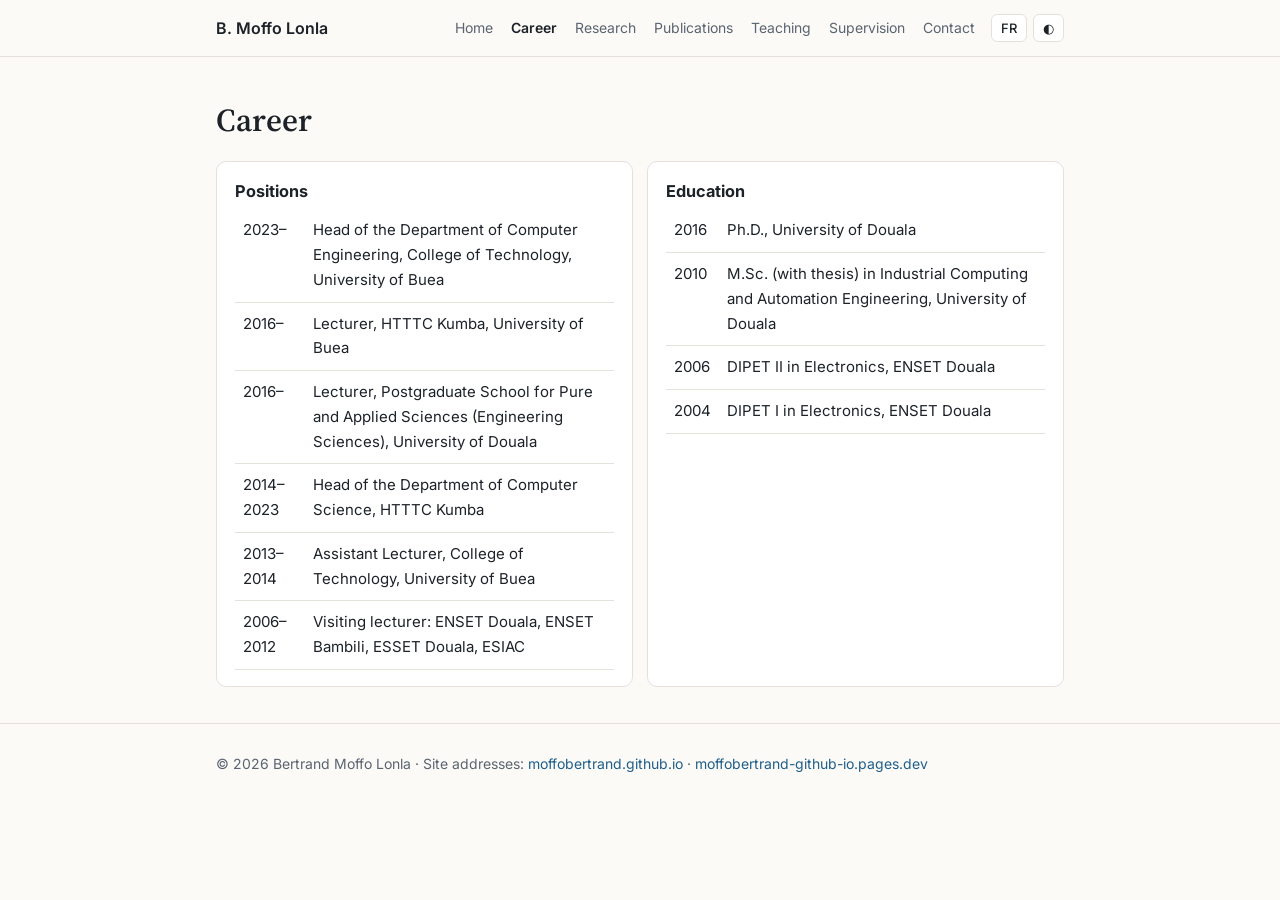
<file: parcours.html>
<!doctype html>
<html lang="fr">
<head>
<meta charset="utf-8">
<meta name="viewport" content="width=device-width, initial-scale=1">
<title>Bertrand Moffo Lonla — Parcours / Career</title>
<meta name="description" content="Bertrand Moffo Lonla — maître de conférences en électronique : modulation à rapport cyclique (DCM), instrumentation embarquée, TinyML.">
<link rel="preconnect" href="https://fonts.googleapis.com">
<link rel="preconnect" href="https://fonts.gstatic.com" crossorigin>
<link href="https://fonts.googleapis.com/css2?family=Source+Serif+4:opsz,wght@8..60,400;8..60,600&family=Inter:wght@400;500;600&display=swap" rel="stylesheet">
<link rel="stylesheet" href="style.css?v=8">
<script>try{var l=localStorage.getItem('lang');if(l)document.documentElement.lang=l;var t=localStorage.getItem('theme');if(t)document.documentElement.dataset.theme=t;}catch(e){}</script>
</head>
<body>
<header class="top"><div class="wrap">
  <a class="brand" href="index.html">B. Moffo Lonla</a>
  <nav>
    <a href="index.html"><span data-l="fr">Accueil</span><span data-l="en">Home</span></a>
    <a href="parcours.html" aria-current="page"><span data-l="fr">Parcours</span><span data-l="en">Career</span></a>
    <a href="recherche.html"><span data-l="fr">Recherche</span><span data-l="en">Research</span></a>
    <a href="publications.html">Publications</a>
    <a href="enseignement.html"><span data-l="fr">Enseignement</span><span data-l="en">Teaching</span></a>
    <a href="encadrement.html"><span data-l="fr">Encadrement</span><span data-l="en">Supervision</span></a>
    <a href="contact.html">Contact</a>
  </nav>
  <div class="toggles">
    <button id="langBtn" aria-label="Changer de langue / Switch language">EN</button>
    <button id="themeBtn" aria-label="Thème clair/sombre">◐</button>
  </div>
</div></header>
<div class="mnav">
    <a href="index.html"><span data-l="fr">Accueil</span><span data-l="en">Home</span></a>
    <a href="parcours.html" aria-current="page"><span data-l="fr">Parcours</span><span data-l="en">Career</span></a>
    <a href="recherche.html"><span data-l="fr">Recherche</span><span data-l="en">Research</span></a>
    <a href="publications.html">Publications</a>
    <a href="enseignement.html"><span data-l="fr">Enseignement</span><span data-l="en">Teaching</span></a>
    <a href="encadrement.html"><span data-l="fr">Encadrement</span><span data-l="en">Supervision</span></a>
    <a href="contact.html">Contact</a>
</div>

<main class="wrap">
  <section id="parcours">
    <h1 class="ptitle"><span data-l="fr">Parcours</span><span data-l="en">Career</span></h1>
    <div class="grid">
      <div class="card">
        <h3><span data-l="fr">Postes</span><span data-l="en">Positions</span></h3>
        <div class="tbl"><table>
          <tr><td>2023–</td><td><span data-l="fr">Chef du Département de génie informatique, College of Technology, University of Buea</span><span data-l="en">Head of the Department of Computer Engineering, College of Technology, University of Buea</span></td></tr>
          <tr><td>2016–</td><td><span data-l="fr">Enseignant-chercheur, HTTTC Kumba, University of Buea</span><span data-l="en">Lecturer, HTTTC Kumba, University of Buea</span></td></tr>
          <tr><td>2016–</td><td><span data-l="fr">Enseignant, École doctorale des sciences fondamentales et appliquées (UFD Sciences de l'ingénieur), Université de Douala</span><span data-l="en">Lecturer, Postgraduate School for Pure and Applied Sciences (Engineering Sciences), University of Douala</span></td></tr>
          <tr><td>2014–2023</td><td><span data-l="fr">Chef du Département d'informatique, HTTTC Kumba</span><span data-l="en">Head of the Department of Computer Science, HTTTC Kumba</span></td></tr>
          <tr><td>2013–2014</td><td><span data-l="fr">Assistant, College of Technology, University of Buea</span><span data-l="en">Assistant Lecturer, College of Technology, University of Buea</span></td></tr>
          <tr><td>2006–2012</td><td><span data-l="fr">Vacataire : ENSET Douala, ENSET Bambili, ESSET Douala, ESIAC</span><span data-l="en">Visiting lecturer: ENSET Douala, ENSET Bambili, ESSET Douala, ESIAC</span></td></tr>
        </table></div>
      </div>
      <div class="card">
        <h3><span data-l="fr">Formation</span><span data-l="en">Education</span></h3>
        <div class="tbl"><table>
          <tr><td>2016</td><td><span data-l="fr">Doctorat/Ph.D., Université de Douala</span><span data-l="en">Ph.D., University of Douala</span></td></tr>
          <tr><td>2010</td><td><span data-l="fr">Master of Science (avec mémoire) en informatique industrielle et automatique, Université de Douala</span><span data-l="en">M.Sc. (with thesis) in Industrial Computing and Automation Engineering, University of Douala</span></td></tr>
          <tr><td>2006</td><td>DIPET II <span data-l="fr">en électronique</span><span data-l="en">in Electronics</span>, ENSET Douala</td></tr>
          <tr><td>2004</td><td>DIPET I <span data-l="fr">en électronique</span><span data-l="en">in Electronics</span>, ENSET Douala</td></tr>
        </table></div>
      </div>
    </div>
  </section>
</main>

<footer><div class="wrap">© 2026 Bertrand Moffo Lonla · <span data-l="fr">Adresses du site :</span><span data-l="en">Site addresses:</span> <a href="https://moffobertrand.github.io/">moffobertrand.github.io</a> · <a href="https://moffobertrand-github-io.pages.dev/">moffobertrand-github-io.pages.dev</a></div></footer>
<script src="site.js"></script>
</body>
</html>
</file>
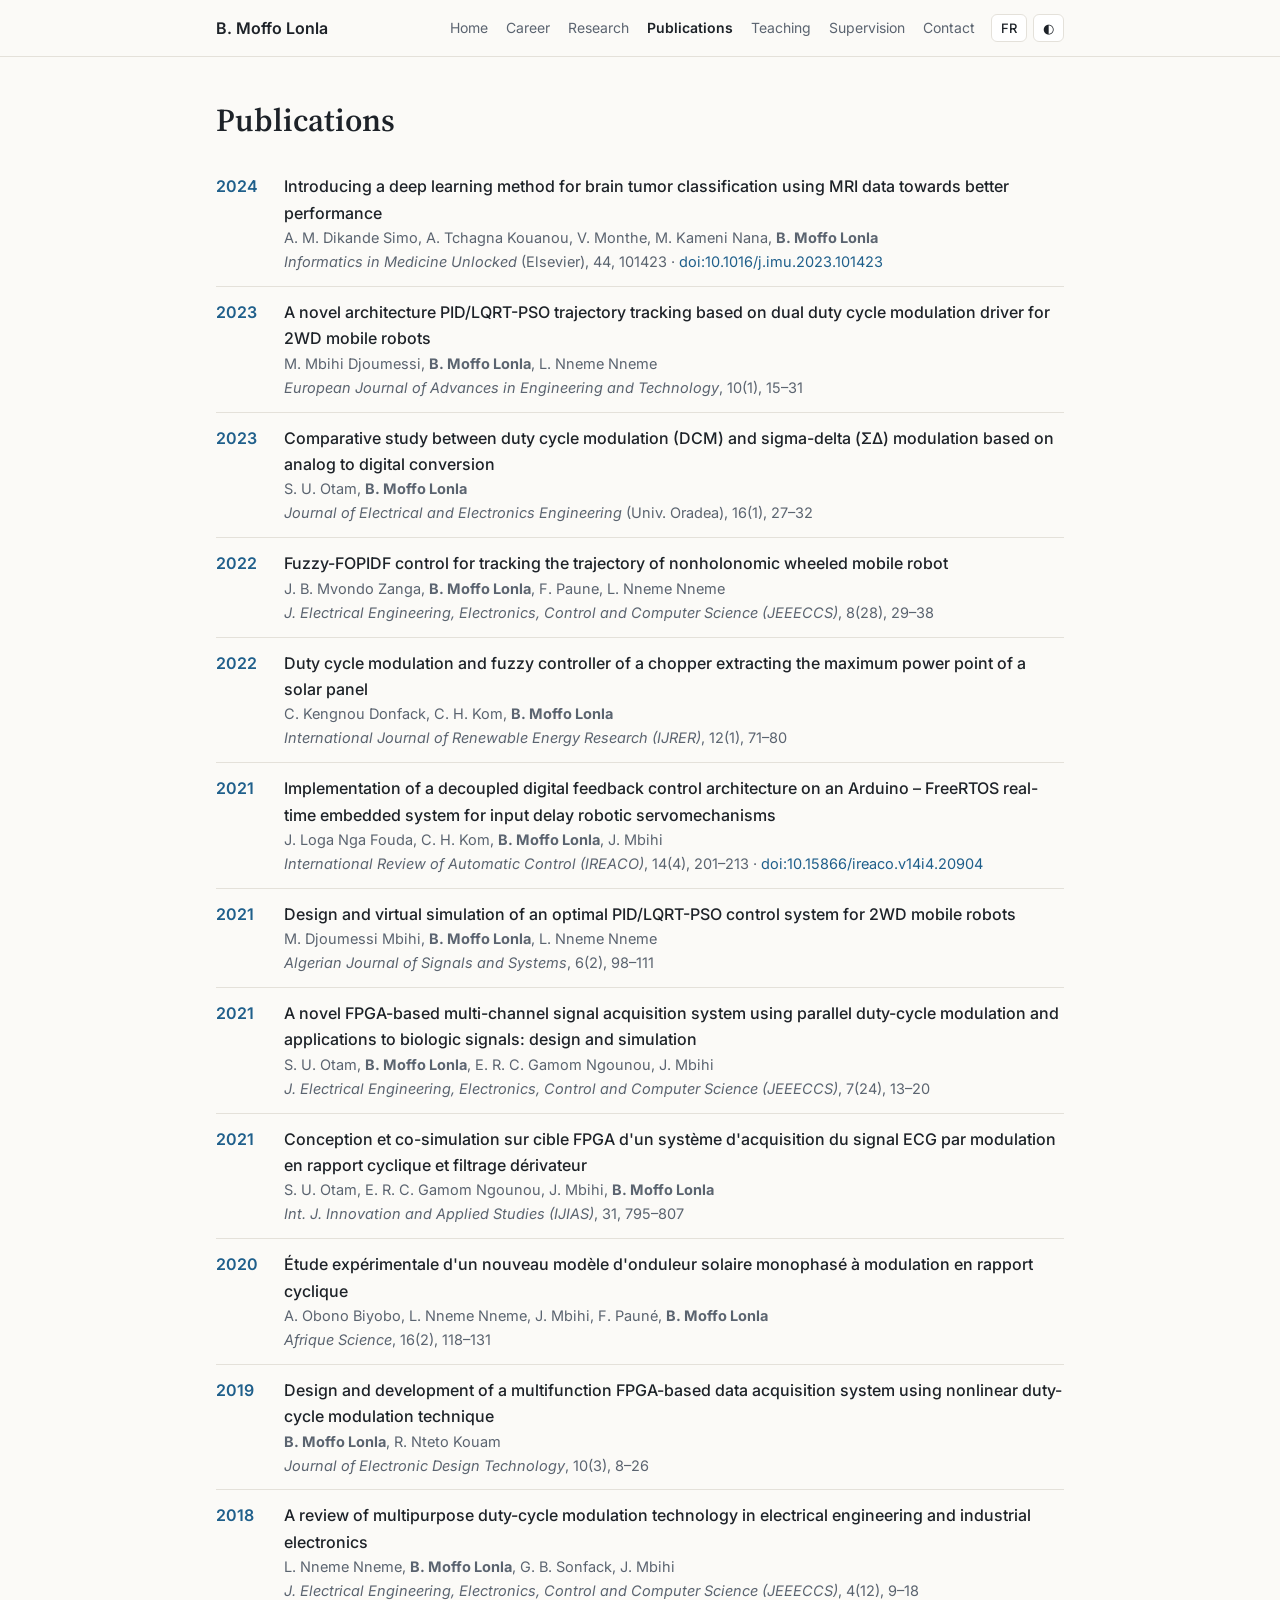
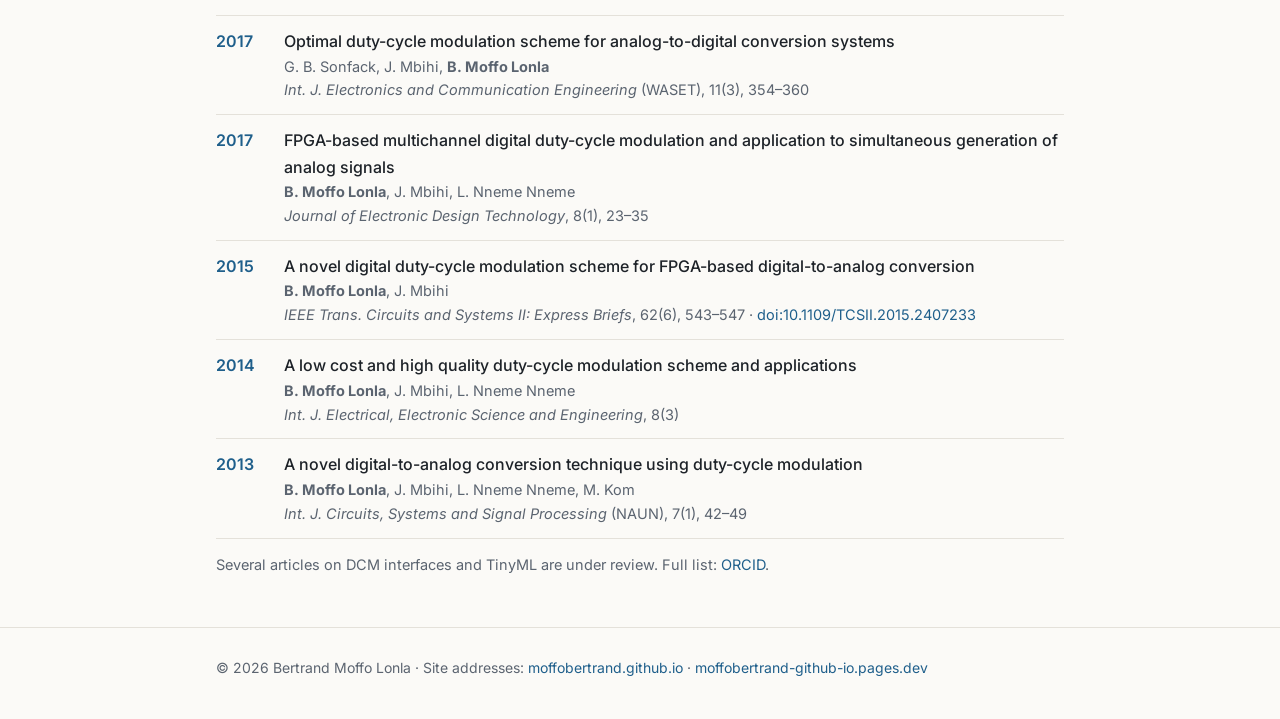
<file: publications.html>
<!doctype html>
<html lang="fr">
<head>
<meta charset="utf-8">
<meta name="viewport" content="width=device-width, initial-scale=1">
<title>Bertrand Moffo Lonla — Publications</title>
<meta name="description" content="Bertrand Moffo Lonla — maître de conférences en électronique : modulation à rapport cyclique (DCM), instrumentation embarquée, TinyML.">
<link rel="preconnect" href="https://fonts.googleapis.com">
<link rel="preconnect" href="https://fonts.gstatic.com" crossorigin>
<link href="https://fonts.googleapis.com/css2?family=Source+Serif+4:opsz,wght@8..60,400;8..60,600&family=Inter:wght@400;500;600&display=swap" rel="stylesheet">
<link rel="stylesheet" href="style.css?v=8">
<script>try{var l=localStorage.getItem('lang');if(l)document.documentElement.lang=l;var t=localStorage.getItem('theme');if(t)document.documentElement.dataset.theme=t;}catch(e){}</script>
</head>
<body>
<header class="top"><div class="wrap">
  <a class="brand" href="index.html">B. Moffo Lonla</a>
  <nav>
    <a href="index.html"><span data-l="fr">Accueil</span><span data-l="en">Home</span></a>
    <a href="parcours.html"><span data-l="fr">Parcours</span><span data-l="en">Career</span></a>
    <a href="recherche.html"><span data-l="fr">Recherche</span><span data-l="en">Research</span></a>
    <a href="publications.html" aria-current="page">Publications</a>
    <a href="enseignement.html"><span data-l="fr">Enseignement</span><span data-l="en">Teaching</span></a>
    <a href="encadrement.html"><span data-l="fr">Encadrement</span><span data-l="en">Supervision</span></a>
    <a href="contact.html">Contact</a>
  </nav>
  <div class="toggles">
    <button id="langBtn" aria-label="Changer de langue / Switch language">EN</button>
    <button id="themeBtn" aria-label="Thème clair/sombre">◐</button>
  </div>
</div></header>
<div class="mnav">
    <a href="index.html"><span data-l="fr">Accueil</span><span data-l="en">Home</span></a>
    <a href="parcours.html"><span data-l="fr">Parcours</span><span data-l="en">Career</span></a>
    <a href="recherche.html"><span data-l="fr">Recherche</span><span data-l="en">Research</span></a>
    <a href="publications.html" aria-current="page">Publications</a>
    <a href="enseignement.html"><span data-l="fr">Enseignement</span><span data-l="en">Teaching</span></a>
    <a href="encadrement.html"><span data-l="fr">Encadrement</span><span data-l="en">Supervision</span></a>
    <a href="contact.html">Contact</a>
</div>

<main class="wrap">
  <section id="publications">
    <h1 class="ptitle">Publications</h1>
    <ol class="pubs">
      <li><span class="yr">2024</span><div>
        <div class="ti">Introducing a deep learning method for brain tumor classification using MRI data towards better performance</div>
        <div class="au">A. M. Dikande Simo, A. Tchagna Kouanou, V. Monthe, M. Kameni Nana, <strong>B. Moffo Lonla</strong></div>
        <div class="ve"><em>Informatics in Medicine Unlocked</em> (Elsevier), 44, 101423 · <a href="https://doi.org/10.1016/j.imu.2023.101423">doi:10.1016/j.imu.2023.101423</a></div></div></li>
      <li><span class="yr">2023</span><div>
        <div class="ti">A novel architecture PID/LQRT-PSO trajectory tracking based on dual duty cycle modulation driver for 2WD mobile robots</div>
        <div class="au">M. Mbihi Djoumessi, <strong>B. Moffo Lonla</strong>, L. Nneme Nneme</div>
        <div class="ve"><em>European Journal of Advances in Engineering and Technology</em>, 10(1), 15–31</div></div></li>
      <li><span class="yr">2023</span><div>
        <div class="ti">Comparative study between duty cycle modulation (DCM) and sigma-delta (ΣΔ) modulation based on analog to digital conversion</div>
        <div class="au">S. U. Otam, <strong>B. Moffo Lonla</strong></div>
        <div class="ve"><em>Journal of Electrical and Electronics Engineering</em> (Univ. Oradea), 16(1), 27–32</div></div></li>
      <li><span class="yr">2022</span><div>
        <div class="ti">Fuzzy-FOPIDF control for tracking the trajectory of nonholonomic wheeled mobile robot</div>
        <div class="au">J. B. Mvondo Zanga, <strong>B. Moffo Lonla</strong>, F. Paune, L. Nneme Nneme</div>
        <div class="ve"><em>J. Electrical Engineering, Electronics, Control and Computer Science (JEEECCS)</em>, 8(28), 29–38</div></div></li>
      <li><span class="yr">2022</span><div>
        <div class="ti">Duty cycle modulation and fuzzy controller of a chopper extracting the maximum power point of a solar panel</div>
        <div class="au">C. Kengnou Donfack, C. H. Kom, <strong>B. Moffo Lonla</strong></div>
        <div class="ve"><em>International Journal of Renewable Energy Research (IJRER)</em>, 12(1), 71–80</div></div></li>
      <li><span class="yr">2021</span><div>
        <div class="ti">Implementation of a decoupled digital feedback control architecture on an Arduino – FreeRTOS real-time embedded system for input delay robotic servomechanisms</div>
        <div class="au">J. Loga Nga Fouda, C. H. Kom, <strong>B. Moffo Lonla</strong>, J. Mbihi</div>
        <div class="ve"><em>International Review of Automatic Control (IREACO)</em>, 14(4), 201–213 · <a href="https://doi.org/10.15866/ireaco.v14i4.20904">doi:10.15866/ireaco.v14i4.20904</a></div></div></li>
      <li><span class="yr">2021</span><div>
        <div class="ti">Design and virtual simulation of an optimal PID/LQRT-PSO control system for 2WD mobile robots</div>
        <div class="au">M. Djoumessi Mbihi, <strong>B. Moffo Lonla</strong>, L. Nneme Nneme</div>
        <div class="ve"><em>Algerian Journal of Signals and Systems</em>, 6(2), 98–111</div></div></li>
      <li><span class="yr">2021</span><div>
        <div class="ti">A novel FPGA-based multi-channel signal acquisition system using parallel duty-cycle modulation and applications to biologic signals: design and simulation</div>
        <div class="au">S. U. Otam, <strong>B. Moffo Lonla</strong>, E. R. C. Gamom Ngounou, J. Mbihi</div>
        <div class="ve"><em>J. Electrical Engineering, Electronics, Control and Computer Science (JEEECCS)</em>, 7(24), 13–20</div></div></li>
      <li><span class="yr">2021</span><div>
        <div class="ti">Conception et co-simulation sur cible FPGA d'un système d'acquisition du signal ECG par modulation en rapport cyclique et filtrage dérivateur</div>
        <div class="au">S. U. Otam, E. R. C. Gamom Ngounou, J. Mbihi, <strong>B. Moffo Lonla</strong></div>
        <div class="ve"><em>Int. J. Innovation and Applied Studies (IJIAS)</em>, 31, 795–807</div></div></li>
      <li><span class="yr">2020</span><div>
        <div class="ti">Étude expérimentale d'un nouveau modèle d'onduleur solaire monophasé à modulation en rapport cyclique</div>
        <div class="au">A. Obono Biyobo, L. Nneme Nneme, J. Mbihi, F. Pauné, <strong>B. Moffo Lonla</strong></div>
        <div class="ve"><em>Afrique Science</em>, 16(2), 118–131</div></div></li>
      <li><span class="yr">2019</span><div>
        <div class="ti">Design and development of a multifunction FPGA-based data acquisition system using nonlinear duty-cycle modulation technique</div>
        <div class="au"><strong>B. Moffo Lonla</strong>, R. Nteto Kouam</div>
        <div class="ve"><em>Journal of Electronic Design Technology</em>, 10(3), 8–26</div></div></li>
      <li><span class="yr">2018</span><div>
        <div class="ti">A review of multipurpose duty-cycle modulation technology in electrical engineering and industrial electronics</div>
        <div class="au">L. Nneme Nneme, <strong>B. Moffo Lonla</strong>, G. B. Sonfack, J. Mbihi</div>
        <div class="ve"><em>J. Electrical Engineering, Electronics, Control and Computer Science (JEEECCS)</em>, 4(12), 9–18</div></div></li>
      <li><span class="yr">2017</span><div>
        <div class="ti">Optimal duty-cycle modulation scheme for analog-to-digital conversion systems</div>
        <div class="au">G. B. Sonfack, J. Mbihi, <strong>B. Moffo Lonla</strong></div>
        <div class="ve"><em>Int. J. Electronics and Communication Engineering</em> (WASET), 11(3), 354–360</div></div></li>
      <li><span class="yr">2017</span><div>
        <div class="ti">FPGA-based multichannel digital duty-cycle modulation and application to simultaneous generation of analog signals</div>
        <div class="au"><strong>B. Moffo Lonla</strong>, J. Mbihi, L. Nneme Nneme</div>
        <div class="ve"><em>Journal of Electronic Design Technology</em>, 8(1), 23–35</div></div></li>
      <li><span class="yr">2015</span><div>
        <div class="ti">A novel digital duty-cycle modulation scheme for FPGA-based digital-to-analog conversion</div>
        <div class="au"><strong>B. Moffo Lonla</strong>, J. Mbihi</div>
        <div class="ve"><em>IEEE Trans. Circuits and Systems II: Express Briefs</em>, 62(6), 543–547 · <a href="https://doi.org/10.1109/TCSII.2015.2407233">doi:10.1109/TCSII.2015.2407233</a></div></div></li>
      <li><span class="yr">2014</span><div>
        <div class="ti">A low cost and high quality duty-cycle modulation scheme and applications</div>
        <div class="au"><strong>B. Moffo Lonla</strong>, J. Mbihi, L. Nneme Nneme</div>
        <div class="ve"><em>Int. J. Electrical, Electronic Science and Engineering</em>, 8(3)</div></div></li>
      <li><span class="yr">2013</span><div>
        <div class="ti">A novel digital-to-analog conversion technique using duty-cycle modulation</div>
        <div class="au"><strong>B. Moffo Lonla</strong>, J. Mbihi, L. Nneme Nneme, M. Kom</div>
        <div class="ve"><em>Int. J. Circuits, Systems and Signal Processing</em> (NAUN), 7(1), 42–49</div></div></li>
    </ol>
    <p style="color:var(--muted);font-size:14.5px;margin-top:14px">
      <span data-l="fr">Plusieurs articles sur l'interface DCM et le TinyML sont en cours d'évaluation. Liste complète :</span>
      <span data-l="en">Several articles on DCM interfaces and TinyML are under review. Full list:</span>
      <a href="https://orcid.org/0000-0002-1060-9560">ORCID</a>.
    </p>
  </section>
</main>

<footer><div class="wrap">© 2026 Bertrand Moffo Lonla · <span data-l="fr">Adresses du site :</span><span data-l="en">Site addresses:</span> <a href="https://moffobertrand.github.io/">moffobertrand.github.io</a> · <a href="https://moffobertrand-github-io.pages.dev/">moffobertrand-github-io.pages.dev</a></div></footer>
<script src="site.js"></script>
</body>
</html>
</file>
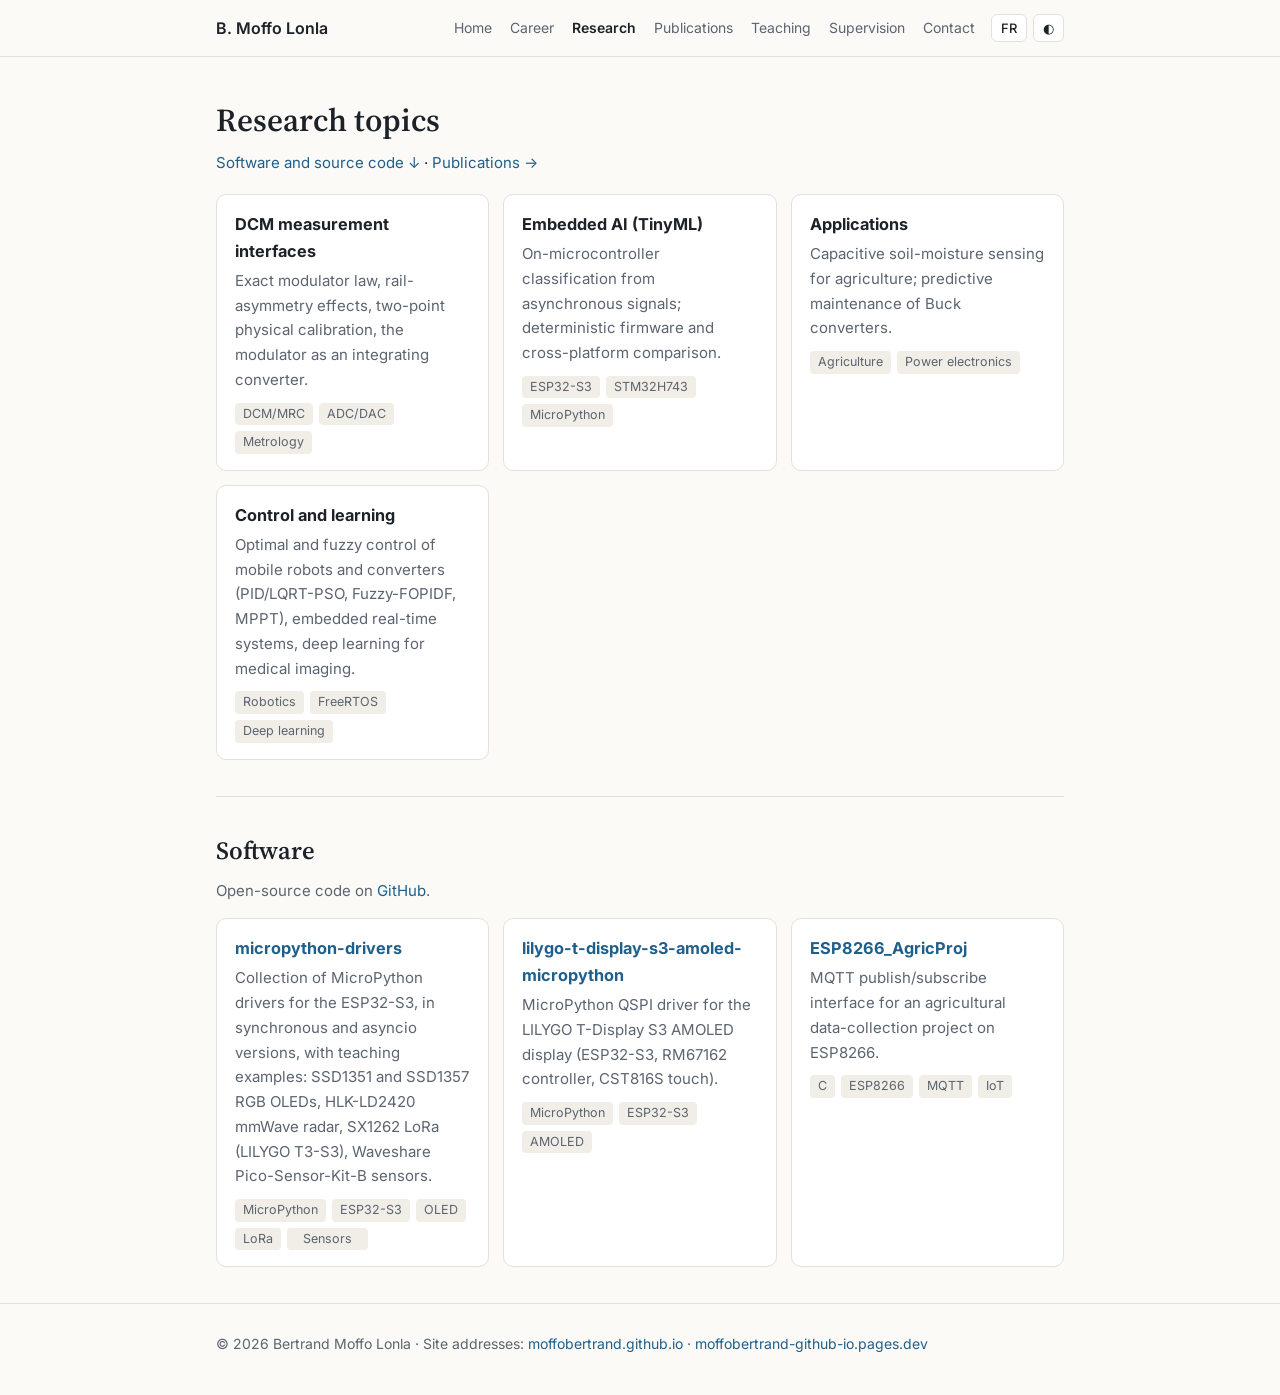
<file: recherche.html>
<!doctype html>
<html lang="fr">
<head>
<meta charset="utf-8">
<meta name="viewport" content="width=device-width, initial-scale=1">
<title>Bertrand Moffo Lonla — Recherche / Research</title>
<meta name="description" content="Bertrand Moffo Lonla — maître de conférences en électronique : modulation à rapport cyclique (DCM), instrumentation embarquée, TinyML.">
<link rel="preconnect" href="https://fonts.googleapis.com">
<link rel="preconnect" href="https://fonts.gstatic.com" crossorigin>
<link href="https://fonts.googleapis.com/css2?family=Source+Serif+4:opsz,wght@8..60,400;8..60,600&family=Inter:wght@400;500;600&display=swap" rel="stylesheet">
<link rel="stylesheet" href="style.css?v=8">
<script>try{var l=localStorage.getItem('lang');if(l)document.documentElement.lang=l;var t=localStorage.getItem('theme');if(t)document.documentElement.dataset.theme=t;}catch(e){}</script>
</head>
<body>
<header class="top"><div class="wrap">
  <a class="brand" href="index.html">B. Moffo Lonla</a>
  <nav>
    <a href="index.html"><span data-l="fr">Accueil</span><span data-l="en">Home</span></a>
    <a href="parcours.html"><span data-l="fr">Parcours</span><span data-l="en">Career</span></a>
    <a href="recherche.html" aria-current="page"><span data-l="fr">Recherche</span><span data-l="en">Research</span></a>
    <a href="publications.html">Publications</a>
    <a href="enseignement.html"><span data-l="fr">Enseignement</span><span data-l="en">Teaching</span></a>
    <a href="encadrement.html"><span data-l="fr">Encadrement</span><span data-l="en">Supervision</span></a>
    <a href="contact.html">Contact</a>
  </nav>
  <div class="toggles">
    <button id="langBtn" aria-label="Changer de langue / Switch language">EN</button>
    <button id="themeBtn" aria-label="Thème clair/sombre">◐</button>
  </div>
</div></header>
<div class="mnav">
    <a href="index.html"><span data-l="fr">Accueil</span><span data-l="en">Home</span></a>
    <a href="parcours.html"><span data-l="fr">Parcours</span><span data-l="en">Career</span></a>
    <a href="recherche.html" aria-current="page"><span data-l="fr">Recherche</span><span data-l="en">Research</span></a>
    <a href="publications.html">Publications</a>
    <a href="enseignement.html"><span data-l="fr">Enseignement</span><span data-l="en">Teaching</span></a>
    <a href="encadrement.html"><span data-l="fr">Encadrement</span><span data-l="en">Supervision</span></a>
    <a href="contact.html">Contact</a>
</div>

<main class="wrap">
  <section id="recherche">
    <h1 class="ptitle"><span data-l="fr">Thèmes de recherche</span><span data-l="en">Research topics</span></h1>
    <p class="jump"><a href="#logiciels"><span data-l="fr">Logiciels et code source</span><span data-l="en">Software and source code</span> ↓</a> · <a href="publications.html"><span data-l="fr">Publications</span><span data-l="en">Publications</span> →</a></p>
    <div class="grid">
      <div class="card">
        <h3><span data-l="fr">Interfaces de mesure DCM</span><span data-l="en">DCM measurement interfaces</span></h3>
        <p data-l="fr">Loi exacte du modulateur, effet de l'asymétrie des rails, étalonnage physique en deux points, modulateur vu comme convertisseur intégrateur.</p>
        <p data-l="en">Exact modulator law, rail-asymmetry effects, two-point physical calibration, the modulator as an integrating converter.</p>
        <div class="tags"><span>DCM/MRC</span><span>ADC/DAC</span><span>Metrology</span></div>
      </div>
      <div class="card">
        <h3><span data-l="fr">IA embarquée (TinyML)</span><span data-l="en">Embedded AI (TinyML)</span></h3>
        <p data-l="fr">Classification sur microcontrôleur à partir de signaux asynchrones ; firmware déterministe et comparaison entre plateformes.</p>
        <p data-l="en">On-microcontroller classification from asynchronous signals; deterministic firmware and cross-platform comparison.</p>
        <div class="tags"><span>ESP32-S3</span><span>STM32H743</span><span>MicroPython</span></div>
      </div>
      <div class="card">
        <h3><span data-l="fr">Applications</span><span data-l="en">Applications</span></h3>
        <p data-l="fr">Humidité du sol par capteur capacitif pour l'agriculture ; maintenance prédictive de convertisseurs Buck.</p>
        <p data-l="en">Capacitive soil-moisture sensing for agriculture; predictive maintenance of Buck converters.</p>
        <div class="tags"><span>Agriculture</span><span>Power electronics</span></div>
      </div>
      <div class="card">
        <h3><span data-l="fr">Commande et apprentissage</span><span data-l="en">Control and learning</span></h3>
        <p data-l="fr">Commande optimale et floue de robots mobiles et de convertisseurs (PID/LQRT-PSO, Fuzzy-FOPIDF, MPPT), systèmes temps réel embarqués, apprentissage profond pour l'imagerie médicale.</p>
        <p data-l="en">Optimal and fuzzy control of mobile robots and converters (PID/LQRT-PSO, Fuzzy-FOPIDF, MPPT), embedded real-time systems, deep learning for medical imaging.</p>
        <div class="tags"><span>Robotics</span><span>FreeRTOS</span><span>Deep learning</span></div>
      </div>
    </div>
  </section>

  <section id="logiciels">
    <h2><span data-l="fr">Logiciels</span><span data-l="en">Software</span></h2>
    <p style="color:var(--muted);font-size:15px;margin-top:-6px"><span data-l="fr">Code source libre sur</span><span data-l="en">Open-source code on</span> <a href="https://github.com/MoffoBertrand">GitHub</a>.</p>
    <div class="grid">
      <a class="card" href="https://github.com/MoffoBertrand/micropython-drivers">
        <h3>micropython-drivers</h3>
        <p data-l="fr">Collection de pilotes MicroPython pour ESP32-S3, en versions synchrone et asyncio, avec exemples pédagogiques : OLED RGB SSD1351 et SSD1357, radar mmWave HLK-LD2420, LoRa SX1262 (LILYGO T3-S3), capteurs du Waveshare Pico-Sensor-Kit-B.</p>
        <p data-l="en">Collection of MicroPython drivers for the ESP32-S3, in synchronous and asyncio versions, with teaching examples: SSD1351 and SSD1357 RGB OLEDs, HLK-LD2420 mmWave radar, SX1262 LoRa (LILYGO T3-S3), Waveshare Pico-Sensor-Kit-B sensors.</p>
        <div class="tags"><span>MicroPython</span><span>ESP32-S3</span><span>OLED</span><span>LoRa</span><span><span data-l="fr">Capteurs</span><span data-l="en">Sensors</span></span></div>
      </a>
      <a class="card" href="https://github.com/MoffoBertrand/lilygo-t-display-s3-amoled-micropython">
        <h3>lilygo-t-display-s3-amoled-micropython</h3>
        <p data-l="fr">Pilote MicroPython QSPI pour l'écran AMOLED LILYGO T-Display S3 (ESP32-S3, contrôleur RM67162, tactile CST816S).</p>
        <p data-l="en">MicroPython QSPI driver for the LILYGO T-Display S3 AMOLED display (ESP32-S3, RM67162 controller, CST816S touch).</p>
        <div class="tags"><span>MicroPython</span><span>ESP32-S3</span><span>AMOLED</span></div>
      </a>
      <a class="card" href="https://github.com/MoffoBertrand/ESP8266_AgricProj">
        <h3>ESP8266_AgricProj</h3>
        <p data-l="fr">Interface MQTT publication/abonnement pour un projet de collecte de données agricoles sur ESP8266.</p>
        <p data-l="en">MQTT publish/subscribe interface for an agricultural data-collection project on ESP8266.</p>
        <div class="tags"><span>C</span><span>ESP8266</span><span>MQTT</span><span>IoT</span></div>
      </a>
    </div>
  </section>
</main>

<footer><div class="wrap">© 2026 Bertrand Moffo Lonla · <span data-l="fr">Adresses du site :</span><span data-l="en">Site addresses:</span> <a href="https://moffobertrand.github.io/">moffobertrand.github.io</a> · <a href="https://moffobertrand-github-io.pages.dev/">moffobertrand-github-io.pages.dev</a></div></footer>
<script src="site.js"></script>
</body>
</html>
</file>
<file: style.css>
:root{
  --bg:#fbfaf7; --surface:#ffffff; --text:#1d2228; --muted:#5b6470; --line:#e4e1da;
  --accent:#1f5f8b; --accent-soft:#e8f0f6; --tag:#f1eee7;
}
@media (prefers-color-scheme: dark){
  :root:not([data-theme="light"]){
    --bg:#14171b; --surface:#1b1f24; --text:#e6e8eb; --muted:#9aa3ad; --line:#2b3138;
    --accent:#7fb6dc; --accent-soft:#1c2a35; --tag:#23282e;
  }
}
:root[data-theme="dark"]{
  --bg:#14171b; --surface:#1b1f24; --text:#e6e8eb; --muted:#9aa3ad; --line:#2b3138;
  --accent:#7fb6dc; --accent-soft:#1c2a35; --tag:#23282e;
}
*{box-sizing:border-box}
html{scroll-behavior:smooth}
body{margin:0;background:var(--bg);color:var(--text);font:16px/1.65 Inter,system-ui,sans-serif}
a{color:var(--accent);text-decoration:none}
a:hover{text-decoration:underline}
.wrap{max-width:880px;margin:0 auto;padding:0 16px}
header.top{position:sticky;top:0;z-index:10;background:color-mix(in srgb,var(--bg) 92%,transparent);backdrop-filter:blur(6px);border-bottom:1px solid var(--line)}
header.top .wrap{display:flex;align-items:center;gap:16px;height:56px}
.brand{font-weight:600;color:var(--text);white-space:nowrap}
nav{display:flex;gap:18px;margin-left:auto;overflow-x:auto;scrollbar-width:none}
nav a{color:var(--muted);font-size:14px;white-space:nowrap}
.toggles{display:flex;gap:6px}
.toggles button{border:1px solid var(--line);background:var(--surface);color:var(--text);border-radius:6px;font:500 13px Inter,sans-serif;padding:5px 9px;cursor:pointer}
.hero{padding:56px 0 32px;display:grid;grid-template-columns:140px 1fr;gap:32px;align-items:center}
.avatar{width:140px;height:140px;border-radius:50%;background:var(--accent-soft);display:grid;place-items:center;font:600 44px 'Source Serif 4',serif;color:var(--accent);overflow:hidden}
.avatar img{width:100%;height:100%;object-fit:cover}
h1{font:600 2.3rem/1.15 'Source Serif 4',serif;margin:0 0 6px}
.role{color:var(--muted);margin:0 0 14px}
.links{display:flex;flex-wrap:wrap;gap:10px}
.links a{border:1px solid var(--line);background:var(--surface);border-radius:999px;padding:4px 12px;font-size:14px}
section{padding:36px 0;border-top:1px solid var(--line)}
h2{font:600 1.55rem 'Source Serif 4',serif;margin:0 0 18px}
h3{font-size:1.02rem;margin:0 0 4px}
.grid{display:grid;grid-template-columns:repeat(auto-fit,minmax(240px,1fr));gap:14px}
.card{background:var(--surface);border:1px solid var(--line);border-radius:10px;padding:16px 18px}
.card p{margin:0;color:var(--muted);font-size:15px}
.tags{display:flex;flex-wrap:wrap;gap:6px;margin-top:10px}
.tags span{background:var(--tag);border-radius:4px;padding:1px 8px;font-size:12.5px;color:var(--muted)}
ol.pubs{padding-left:0;list-style:none;margin:0;counter-reset:p}
ol.pubs li{padding:12px 0;border-bottom:1px solid var(--line);display:grid;grid-template-columns:56px 1fr;gap:12px}
ol.pubs .yr{font-weight:600;color:var(--accent)}
ol.pubs .ti{font-weight:500}
ol.pubs .au,ol.pubs .ve{color:var(--muted);font-size:14.5px}
table{width:100%;border-collapse:collapse;font-size:15px}
td,th{text-align:left;padding:9px 8px;border-bottom:1px solid var(--line);vertical-align:top}
th{font-size:13px;color:var(--muted);font-weight:500;text-transform:uppercase;letter-spacing:.04em}
.tbl{overflow-x:auto}
footer{padding:28px 0 40px;color:var(--muted);font-size:14px;border-top:1px solid var(--line)}
[data-l="en"]{display:none}
html[lang="en"] [data-l="fr"]{display:none}
html[lang="en"] [data-l="en"]{display:revert}
@media (max-width:640px){
  .hero{grid-template-columns:1fr;text-align:left;padding-top:32px}
  .avatar{width:96px;height:96px;font-size:30px}
  h1{font-size:1.8rem}
  nav{display:none}
  .toggles{margin-left:auto}
  ol.pubs li{grid-template-columns:1fr;gap:2px}
}

nav a[aria-current="page"]{color:var(--text);font-weight:600}
main > section:first-of-type{border-top:0}
h1.ptitle{font:600 2rem/1.2 'Source Serif 4',serif;margin:8px 0 22px}
a.card{display:block;color:inherit;transition:border-color .15s}
a.card:hover{text-decoration:none;border-color:var(--accent)}
a.card h3{color:var(--accent)}
.mnav{display:none}
@media (max-width:640px){
  .mnav{display:flex;gap:8px;overflow-x:auto;padding:10px 16px;border-bottom:1px solid var(--line);scrollbar-width:none}
  .mnav a{flex:none;border:1px solid var(--line);border-radius:999px;padding:3px 11px;font-size:13.5px;color:var(--muted);background:var(--surface)}
  .mnav a[aria-current="page"]{color:var(--accent);border-color:var(--accent)}
}
ul.dl{list-style:none;padding:0;margin:10px 0 0}
ul.dl li{padding:5px 0;border-top:1px solid var(--line);font-size:15px}
ul.dl li:first-child{border-top:0}
ul.dl a::before{content:"PDF";font:600 10.5px Inter,sans-serif;color:var(--muted);background:var(--tag);border-radius:3px;padding:1px 5px;margin-right:8px;vertical-align:1px}
h3.sub{font-size:1rem;margin:26px 0 4px;color:var(--muted);font-weight:600}
.stats{display:grid;grid-template-columns:repeat(4,1fr);gap:10px;margin-bottom:6px}
@media (max-width:820px){.stats{grid-template-columns:repeat(2,1fr)}}
.stats div{background:var(--surface);border:1px solid var(--line);border-radius:10px;padding:12px 14px;font-size:14px;color:var(--muted)}
.stats b{display:block;font:600 1.7rem 'Source Serif 4',serif;color:var(--accent)}
details.more{background:var(--surface);border:1px solid var(--line);border-radius:10px;padding:12px 16px;margin-top:8px}
details.more summary{cursor:pointer;color:var(--accent);font-weight:500}
ul.topics{margin:10px 0 0;padding-left:20px;font-size:15px}
ul.topics li{padding:3px 0}
/* --- Supervision page --- */
p.lead{font-size:1.05rem;margin:-6px 0 18px}
p.muted,.h-sub{color:var(--muted)}
.h-sub{font:400 .95rem Inter,sans-serif;margin-left:6px}
#encadrement h2{margin-top:34px}
.meta{display:flex;flex-wrap:wrap;align-items:center;gap:8px;margin-bottom:6px}
.inst{font-size:13px;color:var(--muted)}
.badge{font-size:12px;font-weight:600;border-radius:999px;padding:2px 10px;background:var(--accent-soft);color:var(--accent)}
.b-mt{background:var(--tag);color:var(--muted)}
.b-phd{background:var(--accent);color:var(--bg)}
.card.feature{border-left:4px solid var(--accent);padding:18px 20px}
.card.feature h3{font:600 1.2rem/1.35 'Source Serif 4',serif;margin:2px 0 6px}
.card.feature p{color:var(--text);margin:2px 0}
.card.feature p.note{color:var(--muted);font-size:14.5px;margin-top:6px}
.chips{display:flex;flex-wrap:wrap;align-items:center;gap:6px;margin:4px 0 18px}
.chips-label{font-size:13px;color:var(--muted);margin-right:4px}
.chip{border:1px solid var(--line);background:var(--surface);color:var(--text);border-radius:999px;padding:4px 11px;font:500 13px Inter,sans-serif;cursor:pointer}
.chip .n{color:var(--muted);font-weight:400;margin-left:2px}
.chip[aria-pressed="true"]{background:var(--accent);border-color:var(--accent);color:var(--bg)}
.chip[aria-pressed="true"] .n{color:inherit;opacity:.8}
.timeline{border-left:2px solid var(--line);margin-left:8px}
.tl-year{position:relative;padding:0 0 10px 26px}
.tl-year::before{content:"";position:absolute;left:-7px;top:6px;width:12px;height:12px;border-radius:50%;background:var(--bg);border:2px solid var(--accent)}
.yr-label{font:600 1.15rem 'Source Serif 4',serif;color:var(--accent);margin-bottom:6px}
ol.entries{list-style:none;margin:0;padding:0;display:grid;gap:10px}
.entry{background:var(--surface);border:1px solid var(--line);border-radius:10px;padding:12px 16px}
.entry .ti{font-weight:500;line-height:1.45}
.entry .who{color:var(--muted);font-size:14.5px;margin-top:3px}
.entry .tags{margin-top:8px}
.tags .tag{font-size:12px}
.dgrid{display:grid;grid-template-columns:1fr 1fr;gap:14px;align-items:start}
.dcol{display:grid;gap:14px}
.dcard h3{display:flex;justify-content:space-between;align-items:baseline;gap:8px}
.dcard h3 .n{font:600 1.3rem 'Source Serif 4',serif;color:var(--accent)}
.dcard ul.topics{font-size:14.5px;color:var(--muted)}
.dcard ul.topics em{font-style:normal;color:var(--accent)}
@media (max-width:700px){.dgrid{grid-template-columns:1fr}.tl-year{padding-left:18px}}
.dcard ul.topics li{padding:5px 0}
.dcard .dt{display:block;color:var(--text)}
.dcard .dm{display:block;font-size:13px;color:var(--muted)}
.phd{display:grid;gap:12px}
.card.feature.done{border-left-color:var(--muted)}
.card.feature.done .b-phd{background:var(--tag);color:var(--text)}
p.jump{margin:-10px 0 18px;font-size:15px}
</file>
